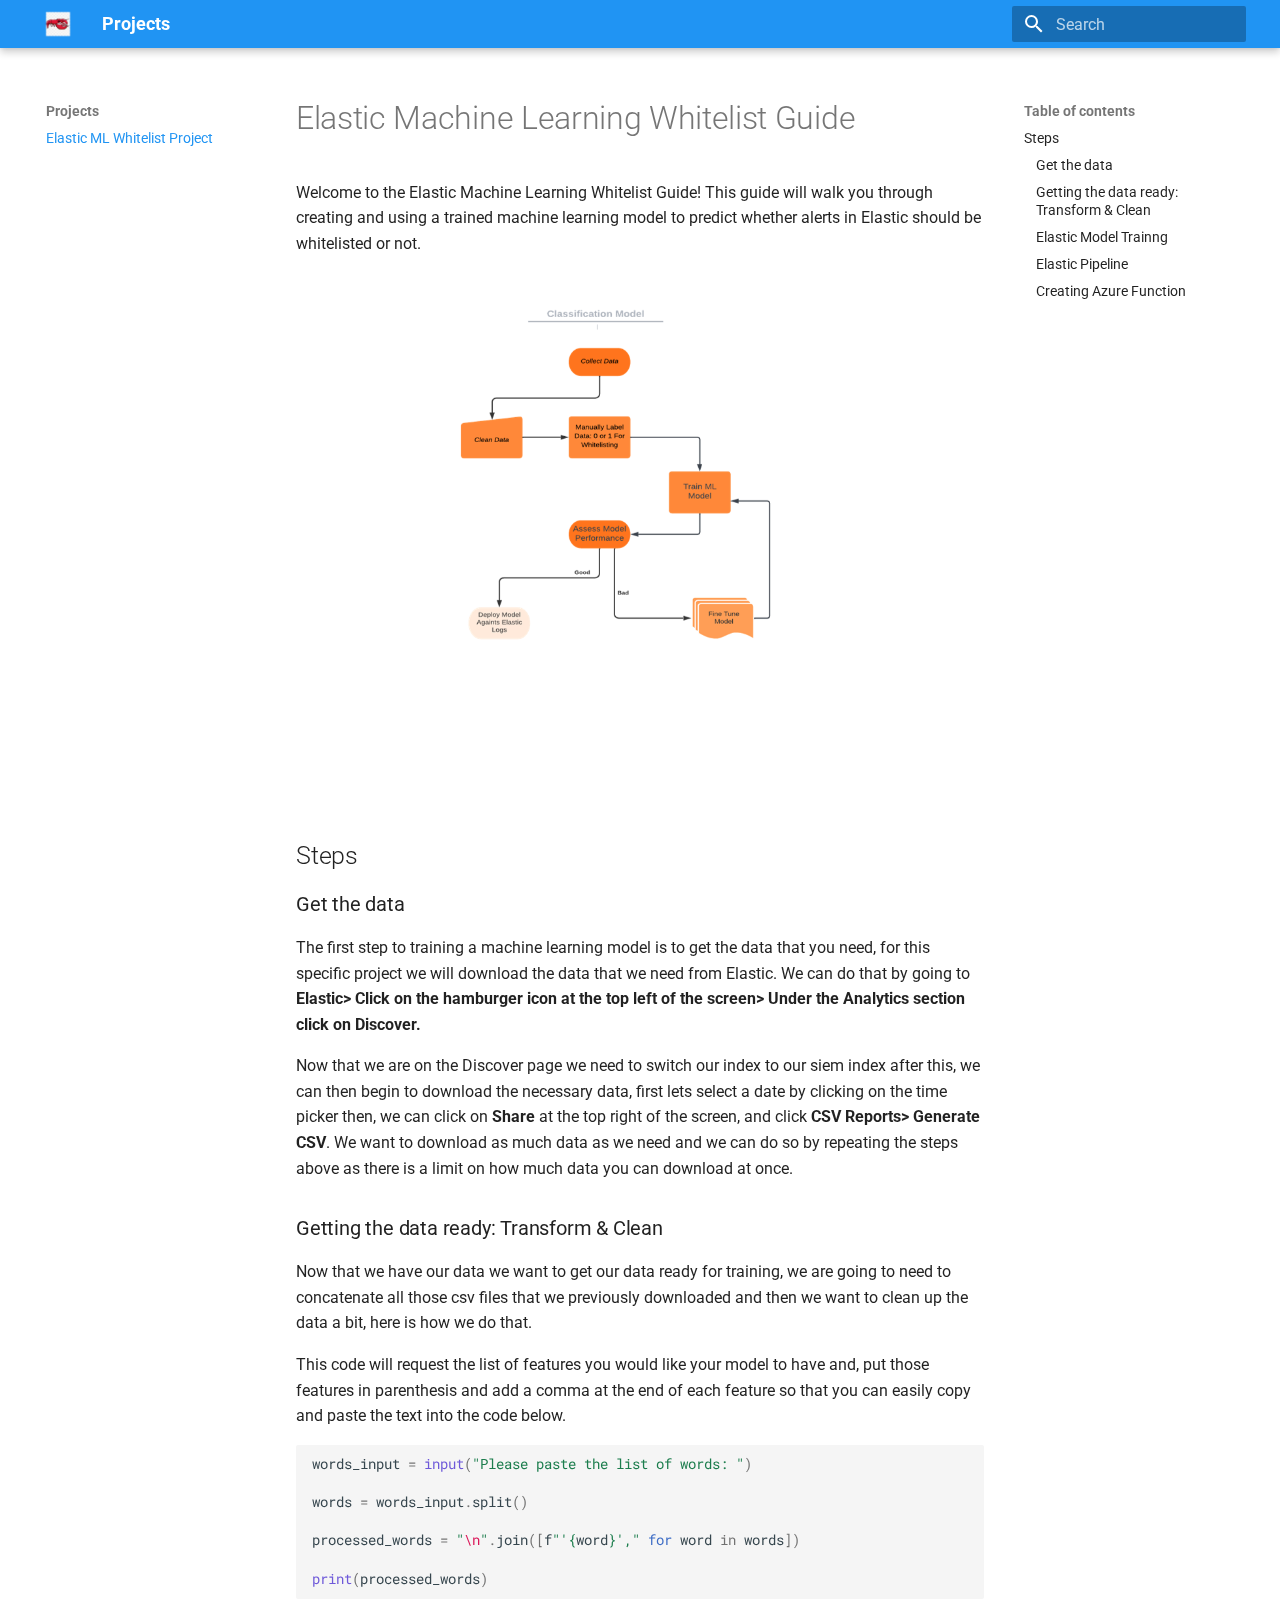
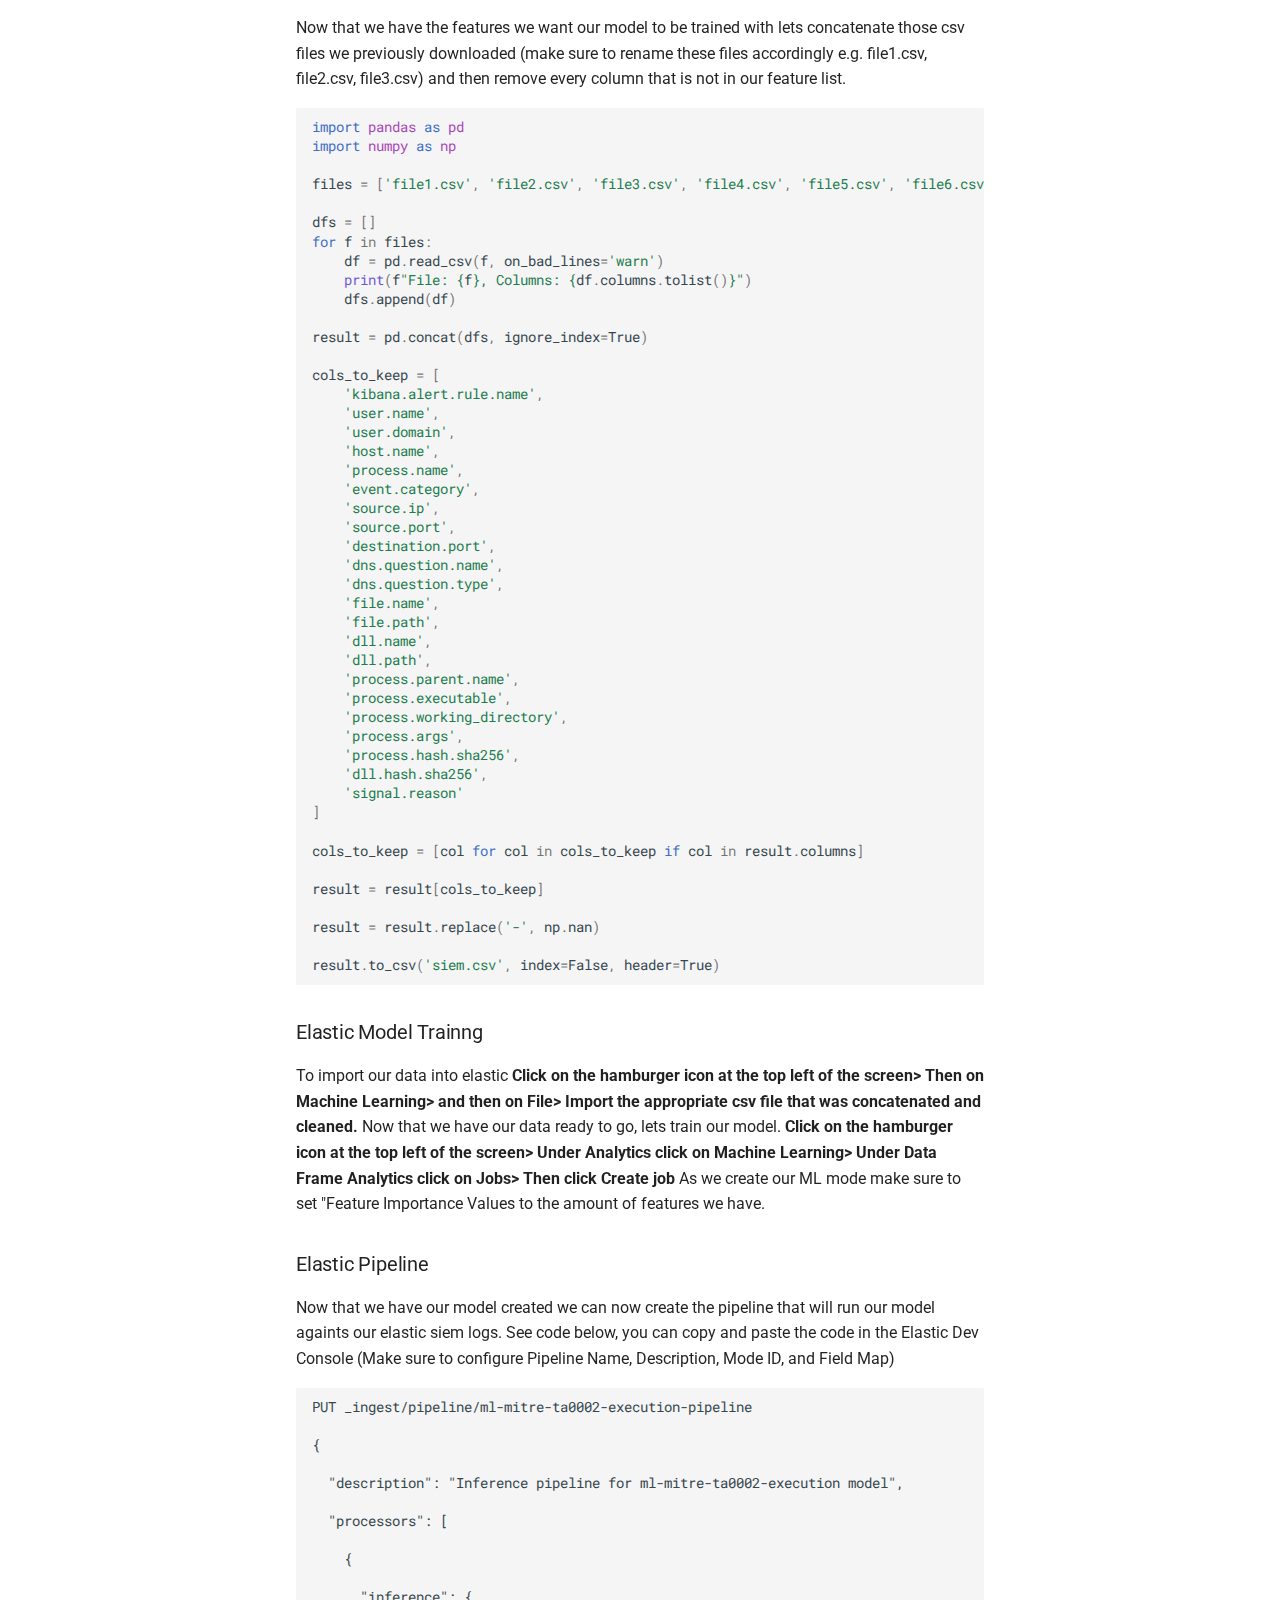
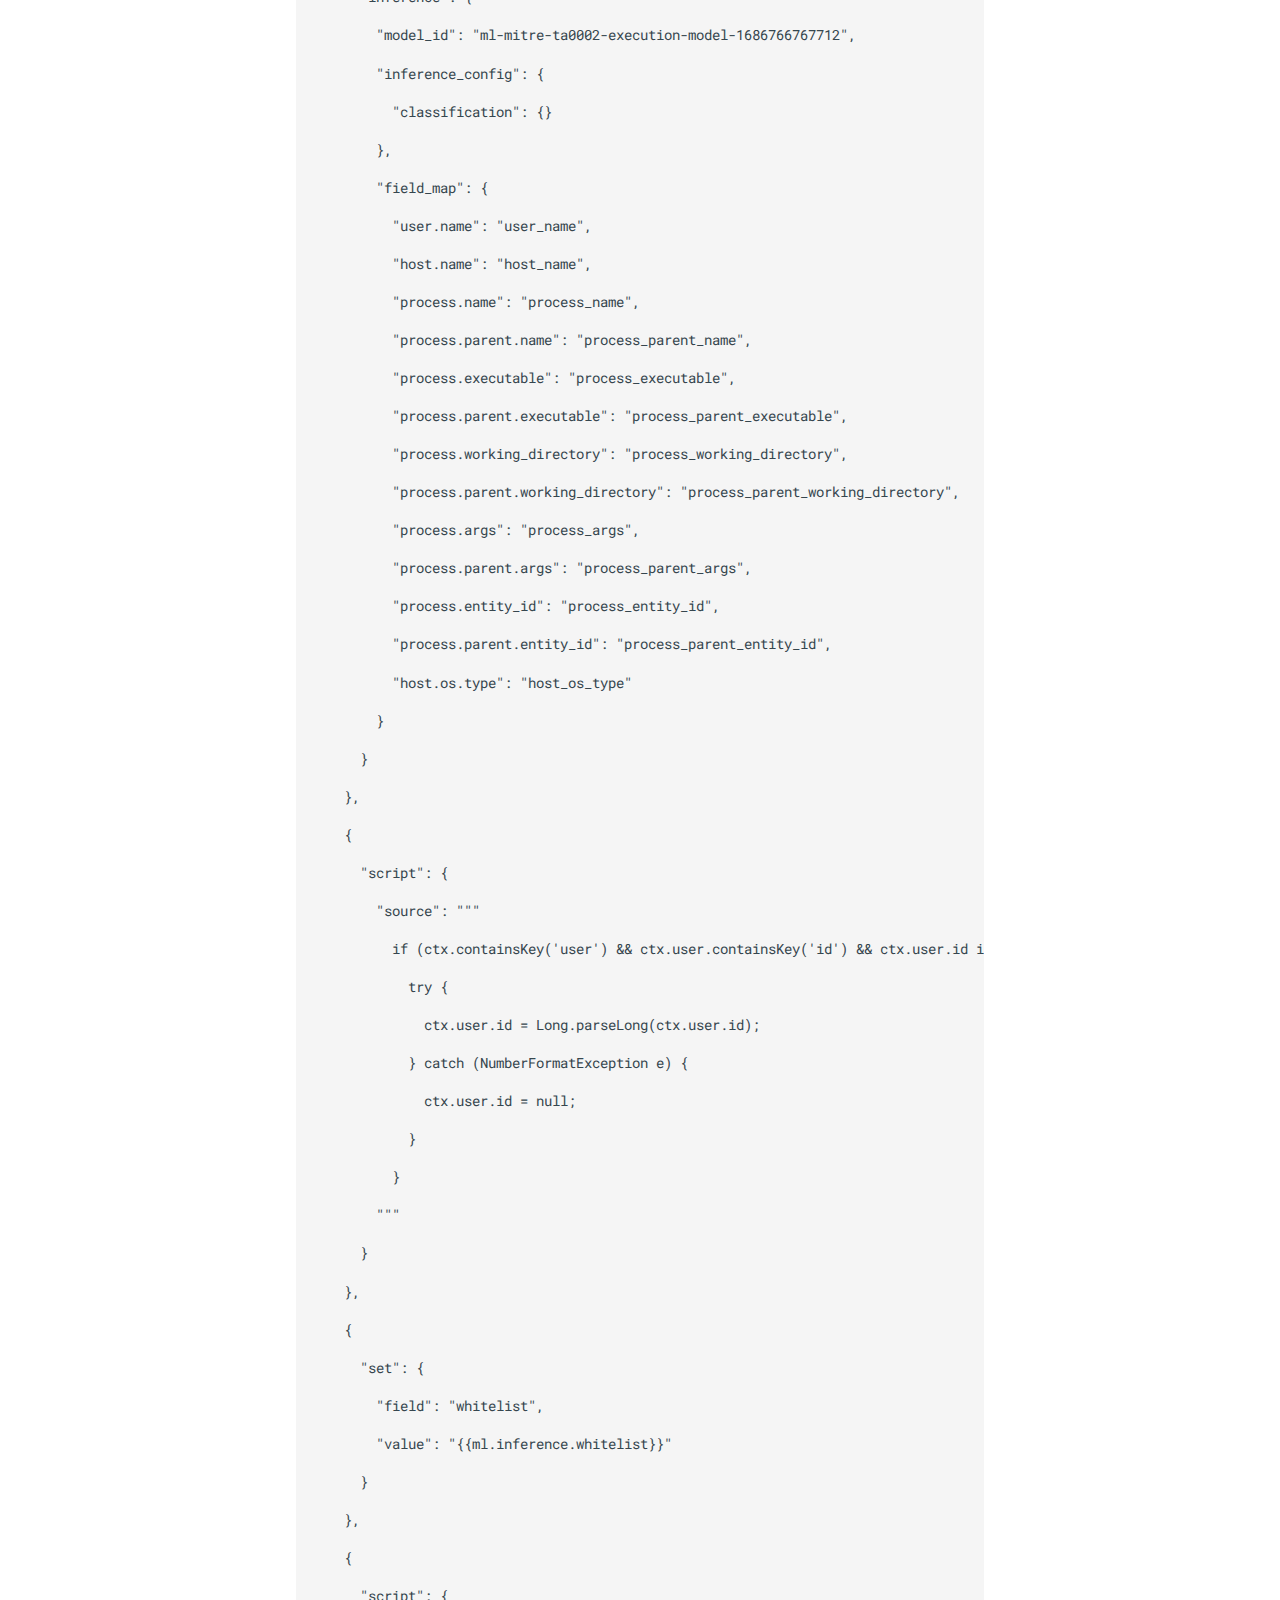
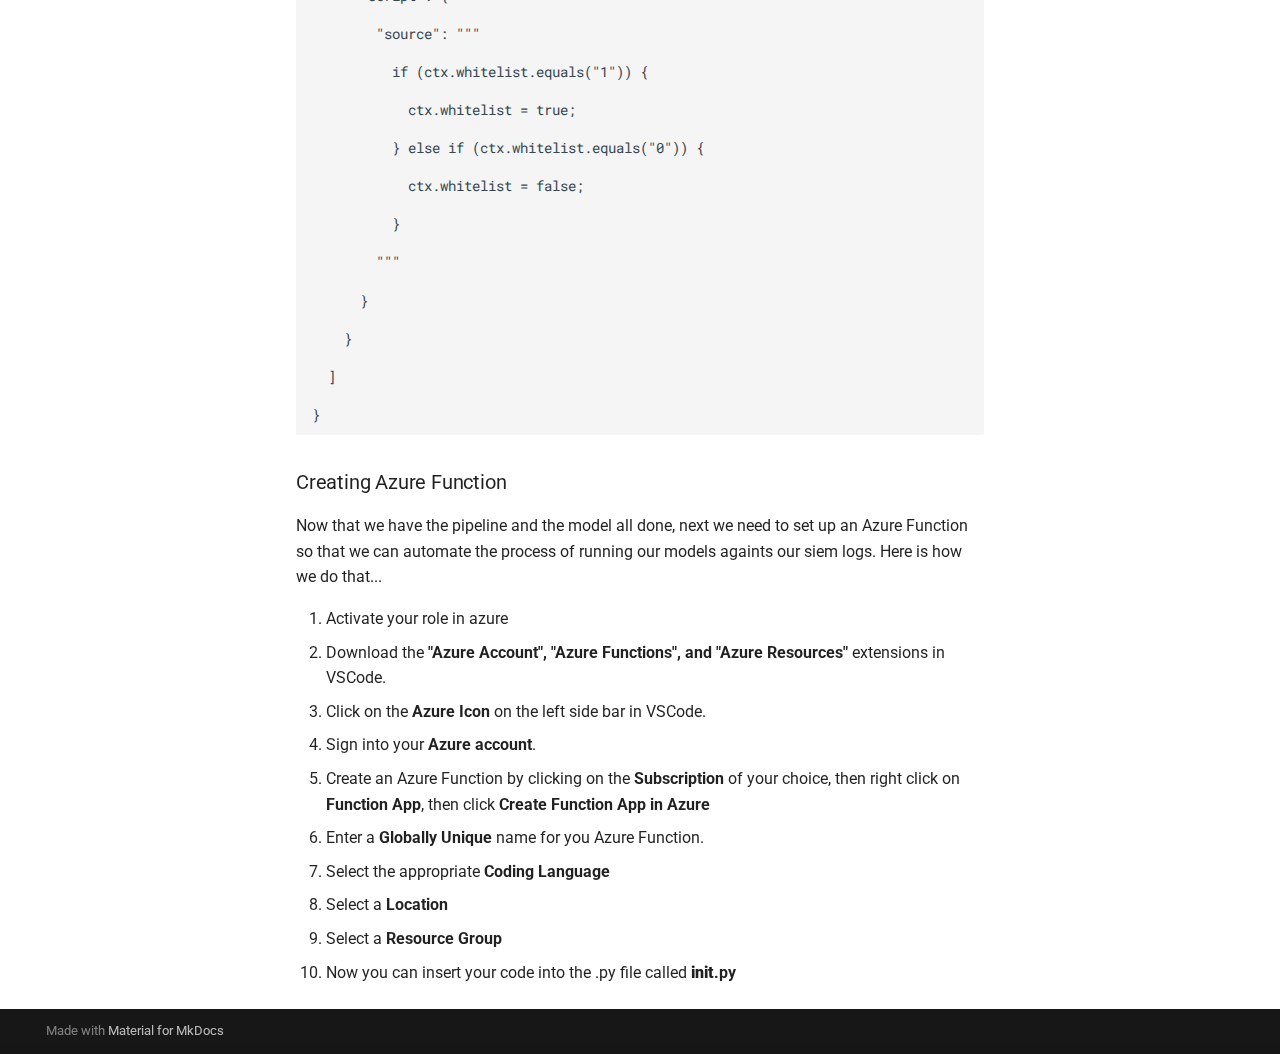
<file: index.html>
<!doctype html>
<html lang="en" class="no-js">
  <head>
    
      <meta charset="utf-8">
      <meta name="viewport" content="width=device-width,initial-scale=1">
      
      
      
      
      
      <link rel="icon" href="assets/images/favicon.png">
      <meta name="generator" content="mkdocs-1.4.2, mkdocs-material-9.1.8">
    
    
      
        <title>Projects</title>
      
    
    
      <link rel="stylesheet" href="assets/stylesheets/main.ded33207.min.css">
      
        
        <link rel="stylesheet" href="assets/stylesheets/palette.a0c5b2b5.min.css">
      
      

    
    
    
      
        
        
        <link rel="preconnect" href="https://fonts.gstatic.com" crossorigin>
        <link rel="stylesheet" href="https://fonts.googleapis.com/css?family=Roboto:300,300i,400,400i,700,700i%7CRoboto+Mono:400,400i,700,700i&display=fallback">
        <style>:root{--md-text-font:"Roboto";--md-code-font:"Roboto Mono"}</style>
      
    
    
      <link rel="stylesheet" href="stylesheets/extra.css">
    
    <script>__md_scope=new URL(".",location),__md_hash=e=>[...e].reduce((e,_)=>(e<<5)-e+_.charCodeAt(0),0),__md_get=(e,_=localStorage,t=__md_scope)=>JSON.parse(_.getItem(t.pathname+"."+e)),__md_set=(e,_,t=localStorage,a=__md_scope)=>{try{t.setItem(a.pathname+"."+e,JSON.stringify(_))}catch(e){}}</script>
    
      

    
    
    
  </head>
  
  
    
    
    
    
    
    <body dir="ltr" data-md-color-scheme="default" data-md-color-primary="blue" data-md-color-accent="light-blue">
  
    
    
    <input class="md-toggle" data-md-toggle="drawer" type="checkbox" id="__drawer" autocomplete="off">
    <input class="md-toggle" data-md-toggle="search" type="checkbox" id="__search" autocomplete="off">
    <label class="md-overlay" for="__drawer"></label>
    <div data-md-component="skip">
      
        
        <a href="#elastic-machine-learning-whitelist-guide" class="md-skip">
          Skip to content
        </a>
      
    </div>
    <div data-md-component="announce">
      
    </div>
    
    
      

  

<header class="md-header md-header--shadow" data-md-component="header">
  <nav class="md-header__inner md-grid" aria-label="Header">
    <a href="." title="Projects" class="md-header__button md-logo" aria-label="Projects" data-md-component="logo">
      
  <img src="images/redlobster.png" alt="logo">

    </a>
    <label class="md-header__button md-icon" for="__drawer">
      <svg xmlns="http://www.w3.org/2000/svg" viewBox="0 0 24 24"><path d="M3 6h18v2H3V6m0 5h18v2H3v-2m0 5h18v2H3v-2Z"/></svg>
    </label>
    <div class="md-header__title" data-md-component="header-title">
      <div class="md-header__ellipsis">
        <div class="md-header__topic">
          <span class="md-ellipsis">
            Projects
          </span>
        </div>
        <div class="md-header__topic" data-md-component="header-topic">
          <span class="md-ellipsis">
            
              Elastic ML Whitelist Project
            
          </span>
        </div>
      </div>
    </div>
    
      
    
    
    
      <label class="md-header__button md-icon" for="__search">
        <svg xmlns="http://www.w3.org/2000/svg" viewBox="0 0 24 24"><path d="M9.5 3A6.5 6.5 0 0 1 16 9.5c0 1.61-.59 3.09-1.56 4.23l.27.27h.79l5 5-1.5 1.5-5-5v-.79l-.27-.27A6.516 6.516 0 0 1 9.5 16 6.5 6.5 0 0 1 3 9.5 6.5 6.5 0 0 1 9.5 3m0 2C7 5 5 7 5 9.5S7 14 9.5 14 14 12 14 9.5 12 5 9.5 5Z"/></svg>
      </label>
      <div class="md-search" data-md-component="search" role="dialog">
  <label class="md-search__overlay" for="__search"></label>
  <div class="md-search__inner" role="search">
    <form class="md-search__form" name="search">
      <input type="text" class="md-search__input" name="query" aria-label="Search" placeholder="Search" autocapitalize="off" autocorrect="off" autocomplete="off" spellcheck="false" data-md-component="search-query" required>
      <label class="md-search__icon md-icon" for="__search">
        <svg xmlns="http://www.w3.org/2000/svg" viewBox="0 0 24 24"><path d="M9.5 3A6.5 6.5 0 0 1 16 9.5c0 1.61-.59 3.09-1.56 4.23l.27.27h.79l5 5-1.5 1.5-5-5v-.79l-.27-.27A6.516 6.516 0 0 1 9.5 16 6.5 6.5 0 0 1 3 9.5 6.5 6.5 0 0 1 9.5 3m0 2C7 5 5 7 5 9.5S7 14 9.5 14 14 12 14 9.5 12 5 9.5 5Z"/></svg>
        <svg xmlns="http://www.w3.org/2000/svg" viewBox="0 0 24 24"><path d="M20 11v2H8l5.5 5.5-1.42 1.42L4.16 12l7.92-7.92L13.5 5.5 8 11h12Z"/></svg>
      </label>
      <nav class="md-search__options" aria-label="Search">
        
        <button type="reset" class="md-search__icon md-icon" title="Clear" aria-label="Clear" tabindex="-1">
          <svg xmlns="http://www.w3.org/2000/svg" viewBox="0 0 24 24"><path d="M19 6.41 17.59 5 12 10.59 6.41 5 5 6.41 10.59 12 5 17.59 6.41 19 12 13.41 17.59 19 19 17.59 13.41 12 19 6.41Z"/></svg>
        </button>
      </nav>
      
    </form>
    <div class="md-search__output">
      <div class="md-search__scrollwrap" data-md-scrollfix>
        <div class="md-search-result" data-md-component="search-result">
          <div class="md-search-result__meta">
            Initializing search
          </div>
          <ol class="md-search-result__list" role="presentation"></ol>
        </div>
      </div>
    </div>
  </div>
</div>
    
    
  </nav>
  
</header>
    
    <div class="md-container" data-md-component="container">
      
      
        
          
        
      
      <main class="md-main" data-md-component="main">
        <div class="md-main__inner md-grid">
          
            
              
              <div class="md-sidebar md-sidebar--primary" data-md-component="sidebar" data-md-type="navigation" >
                <div class="md-sidebar__scrollwrap">
                  <div class="md-sidebar__inner">
                    


<nav class="md-nav md-nav--primary" aria-label="Navigation" data-md-level="0">
  <label class="md-nav__title" for="__drawer">
    <a href="." title="Projects" class="md-nav__button md-logo" aria-label="Projects" data-md-component="logo">
      
  <img src="images/redlobster.png" alt="logo">

    </a>
    Projects
  </label>
  
  <ul class="md-nav__list" data-md-scrollfix>
    
      
      
      

  
  
    
  
  
    <li class="md-nav__item md-nav__item--active">
      
      <input class="md-nav__toggle md-toggle" type="checkbox" id="__toc">
      
      
        
      
      
        <label class="md-nav__link md-nav__link--active" for="__toc">
          Elastic ML Whitelist Project
          <span class="md-nav__icon md-icon"></span>
        </label>
      
      <a href="." class="md-nav__link md-nav__link--active">
        Elastic ML Whitelist Project
      </a>
      
        

<nav class="md-nav md-nav--secondary" aria-label="Table of contents">
  
  
  
    
  
  
    <label class="md-nav__title" for="__toc">
      <span class="md-nav__icon md-icon"></span>
      Table of contents
    </label>
    <ul class="md-nav__list" data-md-component="toc" data-md-scrollfix>
      
        <li class="md-nav__item">
  <a href="#steps" class="md-nav__link">
    Steps
  </a>
  
    <nav class="md-nav" aria-label="Steps">
      <ul class="md-nav__list">
        
          <li class="md-nav__item">
  <a href="#get-the-data" class="md-nav__link">
    Get the data
  </a>
  
</li>
        
          <li class="md-nav__item">
  <a href="#getting-the-data-ready-transform-clean" class="md-nav__link">
    Getting the data ready: Transform &amp; Clean
  </a>
  
</li>
        
          <li class="md-nav__item">
  <a href="#elastic-model-trainng" class="md-nav__link">
    Elastic Model Trainng
  </a>
  
</li>
        
          <li class="md-nav__item">
  <a href="#elastic-pipeline" class="md-nav__link">
    Elastic Pipeline
  </a>
  
</li>
        
          <li class="md-nav__item">
  <a href="#creating-azure-function" class="md-nav__link">
    Creating Azure Function
  </a>
  
</li>
        
      </ul>
    </nav>
  
</li>
      
    </ul>
  
</nav>
      
    </li>
  

    
  </ul>
</nav>
                  </div>
                </div>
              </div>
            
            
              
              <div class="md-sidebar md-sidebar--secondary" data-md-component="sidebar" data-md-type="toc" >
                <div class="md-sidebar__scrollwrap">
                  <div class="md-sidebar__inner">
                    

<nav class="md-nav md-nav--secondary" aria-label="Table of contents">
  
  
  
    
  
  
    <label class="md-nav__title" for="__toc">
      <span class="md-nav__icon md-icon"></span>
      Table of contents
    </label>
    <ul class="md-nav__list" data-md-component="toc" data-md-scrollfix>
      
        <li class="md-nav__item">
  <a href="#steps" class="md-nav__link">
    Steps
  </a>
  
    <nav class="md-nav" aria-label="Steps">
      <ul class="md-nav__list">
        
          <li class="md-nav__item">
  <a href="#get-the-data" class="md-nav__link">
    Get the data
  </a>
  
</li>
        
          <li class="md-nav__item">
  <a href="#getting-the-data-ready-transform-clean" class="md-nav__link">
    Getting the data ready: Transform &amp; Clean
  </a>
  
</li>
        
          <li class="md-nav__item">
  <a href="#elastic-model-trainng" class="md-nav__link">
    Elastic Model Trainng
  </a>
  
</li>
        
          <li class="md-nav__item">
  <a href="#elastic-pipeline" class="md-nav__link">
    Elastic Pipeline
  </a>
  
</li>
        
          <li class="md-nav__item">
  <a href="#creating-azure-function" class="md-nav__link">
    Creating Azure Function
  </a>
  
</li>
        
      </ul>
    </nav>
  
</li>
      
    </ul>
  
</nav>
                  </div>
                </div>
              </div>
            
          
          
            <div class="md-content" data-md-component="content">
              <article class="md-content__inner md-typeset">
                
                  


<h1 id="elastic-machine-learning-whitelist-guide">Elastic Machine Learning Whitelist Guide</h1>
<p>Welcome to the Elastic Machine Learning Whitelist Guide! This guide will walk you through creating and using a trained machine learning model to predict whether alerts in Elastic should be whitelisted or not.</p>
<p><img alt="Machine Learning" src="images/Elastic%20Rule%20Exception%20Machine%20Learning%20Model%20Workflow%20%283%29.png" /></p>
<h2 id="steps">Steps</h2>
<h3 id="get-the-data">Get the data</h3>
<p>The first step to training a machine learning model is to get the data that you need, for this specific project we will download the data that we need from Elastic. We can do that by going to <strong>Elastic&gt; Click on the hamburger icon at the top left of the screen&gt; Under the Analytics section click on Discover.</strong></p>
<p>Now that we are on the Discover page we need to switch our index to our siem index after this, we can then begin to download the necessary data, first lets select a date by clicking on the time picker then, we can click on <strong>Share</strong> at the top right of the screen, and click <strong>CSV Reports&gt; Generate CSV</strong>. We want to download as much data as we need and we can do so by repeating the steps above as there is a limit on how much data you can download at once.</p>
<h3 id="getting-the-data-ready-transform-clean">Getting the data ready: Transform &amp; Clean</h3>
<p>Now that we have our data we want to get our data ready for training, we are going to need to concatenate all those csv files that we previously downloaded and then we want to clean up the data a bit, here is how we do that.</p>
<p>This code will request the list of features you would like your model to have and, put those features in parenthesis and add a comma at the end of each feature so that you can easily copy and paste the text into the code below.
<div class="highlight"><pre><span></span><code><span class="n">words_input</span> <span class="o">=</span> <span class="nb">input</span><span class="p">(</span><span class="s2">&quot;Please paste the list of words: &quot;</span><span class="p">)</span>

<span class="n">words</span> <span class="o">=</span> <span class="n">words_input</span><span class="o">.</span><span class="n">split</span><span class="p">()</span>

<span class="n">processed_words</span> <span class="o">=</span> <span class="s2">&quot;</span><span class="se">\n</span><span class="s2">&quot;</span><span class="o">.</span><span class="n">join</span><span class="p">([</span><span class="sa">f</span><span class="s2">&quot;&#39;</span><span class="si">{</span><span class="n">word</span><span class="si">}</span><span class="s2">&#39;,&quot;</span> <span class="k">for</span> <span class="n">word</span> <span class="ow">in</span> <span class="n">words</span><span class="p">])</span>

<span class="nb">print</span><span class="p">(</span><span class="n">processed_words</span><span class="p">)</span>
</code></pre></div>
Now that we have the features we want our model to be trained with lets concatenate those csv files we previously downloaded (make sure to rename these files accordingly e.g. file1.csv, file2.csv, file3.csv) and then remove every column that is not in our feature list.</p>
<div class="highlight"><pre><span></span><code><span class="kn">import</span> <span class="nn">pandas</span> <span class="k">as</span> <span class="nn">pd</span>
<span class="kn">import</span> <span class="nn">numpy</span> <span class="k">as</span> <span class="nn">np</span>

<span class="n">files</span> <span class="o">=</span> <span class="p">[</span><span class="s1">&#39;file1.csv&#39;</span><span class="p">,</span> <span class="s1">&#39;file2.csv&#39;</span><span class="p">,</span> <span class="s1">&#39;file3.csv&#39;</span><span class="p">,</span> <span class="s1">&#39;file4.csv&#39;</span><span class="p">,</span> <span class="s1">&#39;file5.csv&#39;</span><span class="p">,</span> <span class="s1">&#39;file6.csv&#39;</span><span class="p">,</span> <span class="s1">&#39;file7.csv&#39;</span><span class="p">,</span> <span class="s1">&#39;file8.csv&#39;</span><span class="p">]</span>

<span class="n">dfs</span> <span class="o">=</span> <span class="p">[]</span>
<span class="k">for</span> <span class="n">f</span> <span class="ow">in</span> <span class="n">files</span><span class="p">:</span>
    <span class="n">df</span> <span class="o">=</span> <span class="n">pd</span><span class="o">.</span><span class="n">read_csv</span><span class="p">(</span><span class="n">f</span><span class="p">,</span> <span class="n">on_bad_lines</span><span class="o">=</span><span class="s1">&#39;warn&#39;</span><span class="p">)</span>
    <span class="nb">print</span><span class="p">(</span><span class="sa">f</span><span class="s2">&quot;File: </span><span class="si">{</span><span class="n">f</span><span class="si">}</span><span class="s2">, Columns: </span><span class="si">{</span><span class="n">df</span><span class="o">.</span><span class="n">columns</span><span class="o">.</span><span class="n">tolist</span><span class="p">()</span><span class="si">}</span><span class="s2">&quot;</span><span class="p">)</span>
    <span class="n">dfs</span><span class="o">.</span><span class="n">append</span><span class="p">(</span><span class="n">df</span><span class="p">)</span>

<span class="n">result</span> <span class="o">=</span> <span class="n">pd</span><span class="o">.</span><span class="n">concat</span><span class="p">(</span><span class="n">dfs</span><span class="p">,</span> <span class="n">ignore_index</span><span class="o">=</span><span class="kc">True</span><span class="p">)</span>

<span class="n">cols_to_keep</span> <span class="o">=</span> <span class="p">[</span>
    <span class="s1">&#39;kibana.alert.rule.name&#39;</span><span class="p">,</span>
    <span class="s1">&#39;user.name&#39;</span><span class="p">,</span>
    <span class="s1">&#39;user.domain&#39;</span><span class="p">,</span>
    <span class="s1">&#39;host.name&#39;</span><span class="p">,</span>
    <span class="s1">&#39;process.name&#39;</span><span class="p">,</span>
    <span class="s1">&#39;event.category&#39;</span><span class="p">,</span>
    <span class="s1">&#39;source.ip&#39;</span><span class="p">,</span>
    <span class="s1">&#39;source.port&#39;</span><span class="p">,</span>
    <span class="s1">&#39;destination.port&#39;</span><span class="p">,</span>
    <span class="s1">&#39;dns.question.name&#39;</span><span class="p">,</span>
    <span class="s1">&#39;dns.question.type&#39;</span><span class="p">,</span>
    <span class="s1">&#39;file.name&#39;</span><span class="p">,</span>
    <span class="s1">&#39;file.path&#39;</span><span class="p">,</span>
    <span class="s1">&#39;dll.name&#39;</span><span class="p">,</span>
    <span class="s1">&#39;dll.path&#39;</span><span class="p">,</span>
    <span class="s1">&#39;process.parent.name&#39;</span><span class="p">,</span>
    <span class="s1">&#39;process.executable&#39;</span><span class="p">,</span>
    <span class="s1">&#39;process.working_directory&#39;</span><span class="p">,</span>
    <span class="s1">&#39;process.args&#39;</span><span class="p">,</span>
    <span class="s1">&#39;process.hash.sha256&#39;</span><span class="p">,</span>
    <span class="s1">&#39;dll.hash.sha256&#39;</span><span class="p">,</span>
    <span class="s1">&#39;signal.reason&#39;</span>
<span class="p">]</span>

<span class="n">cols_to_keep</span> <span class="o">=</span> <span class="p">[</span><span class="n">col</span> <span class="k">for</span> <span class="n">col</span> <span class="ow">in</span> <span class="n">cols_to_keep</span> <span class="k">if</span> <span class="n">col</span> <span class="ow">in</span> <span class="n">result</span><span class="o">.</span><span class="n">columns</span><span class="p">]</span>

<span class="n">result</span> <span class="o">=</span> <span class="n">result</span><span class="p">[</span><span class="n">cols_to_keep</span><span class="p">]</span>

<span class="n">result</span> <span class="o">=</span> <span class="n">result</span><span class="o">.</span><span class="n">replace</span><span class="p">(</span><span class="s1">&#39;-&#39;</span><span class="p">,</span> <span class="n">np</span><span class="o">.</span><span class="n">nan</span><span class="p">)</span>

<span class="n">result</span><span class="o">.</span><span class="n">to_csv</span><span class="p">(</span><span class="s1">&#39;siem.csv&#39;</span><span class="p">,</span> <span class="n">index</span><span class="o">=</span><span class="kc">False</span><span class="p">,</span> <span class="n">header</span><span class="o">=</span><span class="kc">True</span><span class="p">)</span>
</code></pre></div>
<h3 id="elastic-model-trainng">Elastic Model Trainng</h3>
<p>To import our data into elastic <strong>Click on the hamburger icon at the top left of the screen&gt; Then on Machine Learning&gt; and then on File&gt; Import the appropriate csv file that was concatenated and cleaned.</strong> Now that we have our data ready to go, lets train our model. <strong>Click on the hamburger icon at the top left of the screen&gt; Under Analytics click on Machine Learning&gt; Under Data Frame Analytics click on Jobs&gt; Then click Create job</strong> As we create our ML mode make sure to set "Feature Importance Values to the amount of features we have.</p>
<h3 id="elastic-pipeline">Elastic Pipeline</h3>
<p>Now that we have our model created we can now create the pipeline that will run our model againts our elastic siem logs. See code below, you can copy and paste the code in the Elastic Dev Console (Make sure to configure Pipeline Name, Description, Mode ID, and Field Map)</p>
<div class="highlight"><pre><span></span><code>PUT _ingest/pipeline/ml-mitre-ta0002-execution-pipeline 

{ 

  &quot;description&quot;: &quot;Inference pipeline for ml-mitre-ta0002-execution model&quot;, 

  &quot;processors&quot;: [ 

    { 

      &quot;inference&quot;: { 

        &quot;model_id&quot;: &quot;ml-mitre-ta0002-execution-model-1686766767712&quot;, 

        &quot;inference_config&quot;: { 

          &quot;classification&quot;: {} 

        }, 

        &quot;field_map&quot;: { 

          &quot;user.name&quot;: &quot;user_name&quot;, 

          &quot;host.name&quot;: &quot;host_name&quot;, 

          &quot;process.name&quot;: &quot;process_name&quot;, 

          &quot;process.parent.name&quot;: &quot;process_parent_name&quot;, 

          &quot;process.executable&quot;: &quot;process_executable&quot;, 

          &quot;process.parent.executable&quot;: &quot;process_parent_executable&quot;, 

          &quot;process.working_directory&quot;: &quot;process_working_directory&quot;, 

          &quot;process.parent.working_directory&quot;: &quot;process_parent_working_directory&quot;, 

          &quot;process.args&quot;: &quot;process_args&quot;, 

          &quot;process.parent.args&quot;: &quot;process_parent_args&quot;, 

          &quot;process.entity_id&quot;: &quot;process_entity_id&quot;, 

          &quot;process.parent.entity_id&quot;: &quot;process_parent_entity_id&quot;, 

          &quot;host.os.type&quot;: &quot;host_os_type&quot; 

        } 

      } 

    }, 

    { 

      &quot;script&quot;: { 

        &quot;source&quot;: &quot;&quot;&quot; 

          if (ctx.containsKey(&#39;user&#39;) &amp;&amp; ctx.user.containsKey(&#39;id&#39;) &amp;&amp; ctx.user.id instanceof String) { 

            try { 

              ctx.user.id = Long.parseLong(ctx.user.id); 

            } catch (NumberFormatException e) { 

              ctx.user.id = null; 

            } 

          } 

        &quot;&quot;&quot; 

      } 

    }, 

    { 

      &quot;set&quot;: { 

        &quot;field&quot;: &quot;whitelist&quot;, 

        &quot;value&quot;: &quot;{{ml.inference.whitelist}}&quot; 

      } 

    }, 

    { 

      &quot;script&quot;: { 

        &quot;source&quot;: &quot;&quot;&quot; 

          if (ctx.whitelist.equals(&quot;1&quot;)) { 

            ctx.whitelist = true; 

          } else if (ctx.whitelist.equals(&quot;0&quot;)) { 

            ctx.whitelist = false; 

          } 

        &quot;&quot;&quot; 

      } 

    } 

  ] 

} 
</code></pre></div>
<h3 id="creating-azure-function">Creating Azure Function</h3>
<p>Now that we have the pipeline and the model all done, next we need to set up an Azure Function so that we can automate the process of running our models againts our siem logs. Here is how we do that...</p>
<ol>
<li>Activate your role in azure</li>
<li>Download the <strong>"Azure Account", "Azure Functions", and "Azure Resources"</strong> extensions in VSCode.</li>
<li>Click on the <strong>Azure Icon</strong> on the left side bar in VSCode.</li>
<li>Sign into your <strong>Azure account</strong>.</li>
<li>Create an Azure Function by clicking on the <strong>Subscription</strong> of your choice, then right click on <strong>Function App</strong>, then click <strong>Create Function App in Azure</strong></li>
<li>Enter a <strong>Globally Unique</strong> name for you Azure Function.</li>
<li>Select the appropriate <strong>Coding Language</strong></li>
<li>Select a <strong>Location</strong></li>
<li>Select a <strong>Resource Group</strong></li>
<li>Now you can insert your code into the .py file called <strong><strong>init</strong>.py</strong></li>
</ol>





                
              </article>
            </div>
          
          
        </div>
        
      </main>
      
        <footer class="md-footer">
  
  <div class="md-footer-meta md-typeset">
    <div class="md-footer-meta__inner md-grid">
      <div class="md-copyright">
  
  
    Made with
    <a href="https://squidfunk.github.io/mkdocs-material/" target="_blank" rel="noopener">
      Material for MkDocs
    </a>
  
</div>
      
    </div>
  </div>
</footer>
      
    </div>
    <div class="md-dialog" data-md-component="dialog">
      <div class="md-dialog__inner md-typeset"></div>
    </div>
    
    <script id="__config" type="application/json">{"base": ".", "features": [], "search": "assets/javascripts/workers/search.208ed371.min.js", "translations": {"clipboard.copied": "Copied to clipboard", "clipboard.copy": "Copy to clipboard", "search.result.more.one": "1 more on this page", "search.result.more.other": "# more on this page", "search.result.none": "No matching documents", "search.result.one": "1 matching document", "search.result.other": "# matching documents", "search.result.placeholder": "Type to start searching", "search.result.term.missing": "Missing", "select.version": "Select version"}}</script>
    
    
      <script src="assets/javascripts/bundle.51198bba.min.js"></script>
      
    
  </body>
</html>
</file>
<file: stylesheets/extra.css>
body {
    font-family: 'Roboto', sans-serif;
  }
  
  code {
    font-family: 'Roboto Mono', monospace;
  }
  
  blockquote {
    border-left-color: var(--md-color-primary);
    color: var(--md-color-primary);
  }
  
  p, h1, h2, h3, h4, h5, h6 {
    color: var(--md-color-primary);
  }
</file>
<file: assets/stylesheets/main.ded33207.min.css>
@charset "UTF-8";html{-webkit-text-size-adjust:none;-moz-text-size-adjust:none;text-size-adjust:none;box-sizing:border-box}*,:after,:before{box-sizing:inherit}@media (prefers-reduced-motion){*,:after,:before{transition:none!important}}body{margin:0}a,button,input,label{-webkit-tap-highlight-color:transparent}a{color:inherit;text-decoration:none}hr{border:0;box-sizing:initial;display:block;height:.05rem;overflow:visible;padding:0}small{font-size:80%}sub,sup{line-height:1em}img{border-style:none}table{border-collapse:initial;border-spacing:0}td,th{font-weight:400;vertical-align:top}button{background:#0000;border:0;font-family:inherit;font-size:inherit;margin:0;padding:0}input{border:0;outline:none}:root{--md-primary-fg-color:#4051b5;--md-primary-fg-color--light:#5d6cc0;--md-primary-fg-color--dark:#303fa1;--md-primary-bg-color:#fff;--md-primary-bg-color--light:#ffffffb3;--md-accent-fg-color:#526cfe;--md-accent-fg-color--transparent:#526cfe1a;--md-accent-bg-color:#fff;--md-accent-bg-color--light:#ffffffb3}:root,[data-md-color-scheme=default]{--md-default-fg-color:#000000de;--md-default-fg-color--light:#0000008a;--md-default-fg-color--lighter:#00000052;--md-default-fg-color--lightest:#00000012;--md-default-bg-color:#fff;--md-default-bg-color--light:#ffffffb3;--md-default-bg-color--lighter:#ffffff4d;--md-default-bg-color--lightest:#ffffff1f;--md-code-fg-color:#36464e;--md-code-bg-color:#f5f5f5;--md-code-hl-color:#ffff0080;--md-code-hl-number-color:#d52a2a;--md-code-hl-special-color:#db1457;--md-code-hl-function-color:#a846b9;--md-code-hl-constant-color:#6e59d9;--md-code-hl-keyword-color:#3f6ec6;--md-code-hl-string-color:#1c7d4d;--md-code-hl-name-color:var(--md-code-fg-color);--md-code-hl-operator-color:var(--md-default-fg-color--light);--md-code-hl-punctuation-color:var(--md-default-fg-color--light);--md-code-hl-comment-color:var(--md-default-fg-color--light);--md-code-hl-generic-color:var(--md-default-fg-color--light);--md-code-hl-variable-color:var(--md-default-fg-color--light);--md-typeset-color:var(--md-default-fg-color);--md-typeset-a-color:var(--md-primary-fg-color);--md-typeset-mark-color:#ffff0080;--md-typeset-del-color:#f5503d26;--md-typeset-ins-color:#0bd57026;--md-typeset-kbd-color:#fafafa;--md-typeset-kbd-accent-color:#fff;--md-typeset-kbd-border-color:#b8b8b8;--md-typeset-table-color:#0000001f;--md-typeset-table-color--light:rgba(0,0,0,.035);--md-admonition-fg-color:var(--md-default-fg-color);--md-admonition-bg-color:var(--md-default-bg-color);--md-warning-fg-color:#000000de;--md-warning-bg-color:#ff9;--md-footer-fg-color:#fff;--md-footer-fg-color--light:#ffffffb3;--md-footer-fg-color--lighter:#ffffff73;--md-footer-bg-color:#000000de;--md-footer-bg-color--dark:#00000052;--md-shadow-z1:0 0.2rem 0.5rem #0000000d,0 0 0.05rem #0000001a;--md-shadow-z2:0 0.2rem 0.5rem #0000001a,0 0 0.05rem #00000040;--md-shadow-z3:0 0.2rem 0.5rem #0003,0 0 0.05rem #00000059}.md-icon svg{fill:currentcolor;display:block;height:1.2rem;width:1.2rem}body{-webkit-font-smoothing:antialiased;-moz-osx-font-smoothing:grayscale;--md-text-font-family:var(--md-text-font,_),-apple-system,BlinkMacSystemFont,Helvetica,Arial,sans-serif;--md-code-font-family:var(--md-code-font,_),SFMono-Regular,Consolas,Menlo,monospace}aside,body,input{font-feature-settings:"kern","liga";color:var(--md-typeset-color);font-family:var(--md-text-font-family)}code,kbd,pre{font-feature-settings:"kern";font-family:var(--md-code-font-family)}:root{--md-typeset-table-sort-icon:url('data:image/svg+xml;charset=utf-8,<svg xmlns="http://www.w3.org/2000/svg" viewBox="0 0 24 24"><path d="m18 21-4-4h3V7h-3l4-4 4 4h-3v10h3M2 19v-2h10v2M2 13v-2h7v2M2 7V5h4v2H2Z"/></svg>');--md-typeset-table-sort-icon--asc:url('data:image/svg+xml;charset=utf-8,<svg xmlns="http://www.w3.org/2000/svg" viewBox="0 0 24 24"><path d="M19 17h3l-4 4-4-4h3V3h2M2 17h10v2H2M6 5v2H2V5m0 6h7v2H2v-2Z"/></svg>');--md-typeset-table-sort-icon--desc:url('data:image/svg+xml;charset=utf-8,<svg xmlns="http://www.w3.org/2000/svg" viewBox="0 0 24 24"><path d="M19 7h3l-4-4-4 4h3v14h2M2 17h10v2H2M6 5v2H2V5m0 6h7v2H2v-2Z"/></svg>')}.md-typeset{-webkit-print-color-adjust:exact;color-adjust:exact;font-size:.8rem;line-height:1.6}@media print{.md-typeset{font-size:.68rem}}.md-typeset blockquote,.md-typeset dl,.md-typeset figure,.md-typeset ol,.md-typeset pre,.md-typeset ul{margin-bottom:1em;margin-top:1em}.md-typeset h1{color:var(--md-default-fg-color--light);font-size:2em;line-height:1.3;margin:0 0 1.25em}.md-typeset h1,.md-typeset h2{font-weight:300;letter-spacing:-.01em}.md-typeset h2{font-size:1.5625em;line-height:1.4;margin:1.6em 0 .64em}.md-typeset h3{font-size:1.25em;font-weight:400;letter-spacing:-.01em;line-height:1.5;margin:1.6em 0 .8em}.md-typeset h2+h3{margin-top:.8em}.md-typeset h4{font-weight:700;letter-spacing:-.01em;margin:1em 0}.md-typeset h5,.md-typeset h6{color:var(--md-default-fg-color--light);font-size:.8em;font-weight:700;letter-spacing:-.01em;margin:1.25em 0}.md-typeset h5{text-transform:uppercase}.md-typeset hr{border-bottom:.05rem solid var(--md-default-fg-color--lightest);display:flow-root;margin:1.5em 0}.md-typeset a{color:var(--md-typeset-a-color);word-break:break-word}.md-typeset a,.md-typeset a:before{transition:color 125ms}.md-typeset a:focus,.md-typeset a:hover{color:var(--md-accent-fg-color)}.md-typeset a:focus code,.md-typeset a:hover code{background-color:var(--md-accent-fg-color--transparent)}.md-typeset a code{color:currentcolor;transition:background-color 125ms}.md-typeset a.focus-visible{outline-color:var(--md-accent-fg-color);outline-offset:.2rem}.md-typeset code,.md-typeset kbd,.md-typeset pre{color:var(--md-code-fg-color);direction:ltr;font-variant-ligatures:none}@media print{.md-typeset code,.md-typeset kbd,.md-typeset pre{white-space:pre-wrap}}.md-typeset code{background-color:var(--md-code-bg-color);border-radius:.1rem;-webkit-box-decoration-break:clone;box-decoration-break:clone;font-size:.85em;padding:0 .2941176471em;word-break:break-word}.md-typeset code:not(.focus-visible){-webkit-tap-highlight-color:transparent;outline:none}.md-typeset pre{display:flow-root;line-height:1.4;position:relative}.md-typeset pre>code{-webkit-box-decoration-break:slice;box-decoration-break:slice;box-shadow:none;display:block;margin:0;outline-color:var(--md-accent-fg-color);overflow:auto;padding:.7720588235em 1.1764705882em;scrollbar-color:var(--md-default-fg-color--lighter) #0000;scrollbar-width:thin;touch-action:auto;word-break:normal}.md-typeset pre>code:hover{scrollbar-color:var(--md-accent-fg-color) #0000}.md-typeset pre>code::-webkit-scrollbar{height:.2rem;width:.2rem}.md-typeset pre>code::-webkit-scrollbar-thumb{background-color:var(--md-default-fg-color--lighter)}.md-typeset pre>code::-webkit-scrollbar-thumb:hover{background-color:var(--md-accent-fg-color)}.md-typeset kbd{background-color:var(--md-typeset-kbd-color);border-radius:.1rem;box-shadow:0 .1rem 0 .05rem var(--md-typeset-kbd-border-color),0 .1rem 0 var(--md-typeset-kbd-border-color),0 -.1rem .2rem var(--md-typeset-kbd-accent-color) inset;color:var(--md-default-fg-color);display:inline-block;font-size:.75em;padding:0 .6666666667em;vertical-align:text-top;word-break:break-word}.md-typeset mark{background-color:var(--md-typeset-mark-color);-webkit-box-decoration-break:clone;box-decoration-break:clone;color:inherit;word-break:break-word}.md-typeset abbr{border-bottom:.05rem dotted var(--md-default-fg-color--light);cursor:help;text-decoration:none}@media (hover:none){.md-typeset abbr[title]:focus:after,.md-typeset abbr[title]:hover:after{background-color:var(--md-default-fg-color);border-radius:.1rem;box-shadow:var(--md-shadow-z3);color:var(--md-default-bg-color);content:attr(title);font-size:.7rem;left:.8rem;margin-top:2em;padding:.2rem .3rem;position:absolute;right:.8rem}}.md-typeset small{opacity:.75}[dir=ltr] .md-typeset sub,[dir=ltr] .md-typeset sup{margin-left:.078125em}[dir=rtl] .md-typeset sub,[dir=rtl] .md-typeset sup{margin-right:.078125em}[dir=ltr] .md-typeset blockquote{padding-left:.6rem}[dir=rtl] .md-typeset blockquote{padding-right:.6rem}[dir=ltr] .md-typeset blockquote{border-left:.2rem solid var(--md-default-fg-color--lighter)}[dir=rtl] .md-typeset blockquote{border-right:.2rem solid var(--md-default-fg-color--lighter)}.md-typeset blockquote{color:var(--md-default-fg-color--light);margin-left:0;margin-right:0}.md-typeset ul{list-style-type:disc}[dir=ltr] .md-typeset ol,[dir=ltr] .md-typeset ul{margin-left:.625em}[dir=rtl] .md-typeset ol,[dir=rtl] .md-typeset ul{margin-right:.625em}.md-typeset ol,.md-typeset ul{padding:0}.md-typeset ol:not([hidden]),.md-typeset ul:not([hidden]){display:flow-root}.md-typeset ol ol,.md-typeset ul ol{list-style-type:lower-alpha}.md-typeset ol ol ol,.md-typeset ul ol ol{list-style-type:lower-roman}[dir=ltr] .md-typeset ol li,[dir=ltr] .md-typeset ul li{margin-left:1.25em}[dir=rtl] .md-typeset ol li,[dir=rtl] .md-typeset ul li{margin-right:1.25em}.md-typeset ol li,.md-typeset ul li{margin-bottom:.5em}.md-typeset ol li blockquote,.md-typeset ol li p,.md-typeset ul li blockquote,.md-typeset ul li p{margin:.5em 0}.md-typeset ol li:last-child,.md-typeset ul li:last-child{margin-bottom:0}[dir=ltr] .md-typeset ol li ol,[dir=ltr] .md-typeset ol li ul,[dir=ltr] .md-typeset ul li ol,[dir=ltr] .md-typeset ul li ul{margin-left:.625em}[dir=rtl] .md-typeset ol li ol,[dir=rtl] .md-typeset ol li ul,[dir=rtl] .md-typeset ul li ol,[dir=rtl] .md-typeset ul li ul{margin-right:.625em}.md-typeset ol li ol,.md-typeset ol li ul,.md-typeset ul li ol,.md-typeset ul li ul{margin-bottom:.5em;margin-top:.5em}[dir=ltr] .md-typeset dd{margin-left:1.875em}[dir=rtl] .md-typeset dd{margin-right:1.875em}.md-typeset dd{margin-bottom:1.5em;margin-top:1em}.md-typeset img,.md-typeset svg,.md-typeset video{height:auto;max-width:100%}.md-typeset img[align=left]{margin:1em 1em 1em 0}.md-typeset img[align=right]{margin:1em 0 1em 1em}.md-typeset img[align]:only-child{margin-top:0}.md-typeset img[src$="#gh-dark-mode-only"],.md-typeset img[src$="#only-dark"]{display:none}.md-typeset figure{display:flow-root;margin:1em auto;max-width:100%;text-align:center;width:-webkit-fit-content;width:-moz-fit-content;width:fit-content}.md-typeset figure img{display:block}.md-typeset figcaption{font-style:italic;margin:1em auto;max-width:24rem}.md-typeset iframe{max-width:100%}.md-typeset table:not([class]){background-color:var(--md-default-bg-color);border:.05rem solid var(--md-typeset-table-color);border-radius:.1rem;display:inline-block;font-size:.64rem;max-width:100%;overflow:auto;touch-action:auto}@media print{.md-typeset table:not([class]){display:table}}.md-typeset table:not([class])+*{margin-top:1.5em}.md-typeset table:not([class]) td>:first-child,.md-typeset table:not([class]) th>:first-child{margin-top:0}.md-typeset table:not([class]) td>:last-child,.md-typeset table:not([class]) th>:last-child{margin-bottom:0}.md-typeset table:not([class]) td:not([align]),.md-typeset table:not([class]) th:not([align]){text-align:left}[dir=rtl] .md-typeset table:not([class]) td:not([align]),[dir=rtl] .md-typeset table:not([class]) th:not([align]){text-align:right}.md-typeset table:not([class]) th{font-weight:700;min-width:5rem;padding:.9375em 1.25em;vertical-align:top}.md-typeset table:not([class]) td{border-top:.05rem solid var(--md-typeset-table-color);padding:.9375em 1.25em;vertical-align:top}.md-typeset table:not([class]) tbody tr{transition:background-color 125ms}.md-typeset table:not([class]) tbody tr:hover{background-color:var(--md-typeset-table-color--light);box-shadow:0 .05rem 0 var(--md-default-bg-color) inset}.md-typeset table:not([class]) a{word-break:normal}.md-typeset table th[role=columnheader]{cursor:pointer}[dir=ltr] .md-typeset table th[role=columnheader]:after{margin-left:.5em}[dir=rtl] .md-typeset table th[role=columnheader]:after{margin-right:.5em}.md-typeset table th[role=columnheader]:after{content:"";display:inline-block;height:1.2em;-webkit-mask-image:var(--md-typeset-table-sort-icon);mask-image:var(--md-typeset-table-sort-icon);-webkit-mask-repeat:no-repeat;mask-repeat:no-repeat;-webkit-mask-size:contain;mask-size:contain;transition:background-color 125ms;vertical-align:text-bottom;width:1.2em}.md-typeset table th[role=columnheader]:hover:after{background-color:var(--md-default-fg-color--lighter)}.md-typeset table th[role=columnheader][aria-sort=ascending]:after{background-color:var(--md-default-fg-color--light);-webkit-mask-image:var(--md-typeset-table-sort-icon--asc);mask-image:var(--md-typeset-table-sort-icon--asc)}.md-typeset table th[role=columnheader][aria-sort=descending]:after{background-color:var(--md-default-fg-color--light);-webkit-mask-image:var(--md-typeset-table-sort-icon--desc);mask-image:var(--md-typeset-table-sort-icon--desc)}.md-typeset__scrollwrap{margin:1em -.8rem;overflow-x:auto;touch-action:auto}.md-typeset__table{display:inline-block;margin-bottom:.5em;padding:0 .8rem}@media print{.md-typeset__table{display:block}}html .md-typeset__table table{display:table;margin:0;overflow:hidden;width:100%}@media screen and (max-width:44.9375em){.md-content__inner>pre{margin:1em -.8rem}.md-content__inner>pre code{border-radius:0}}.md-banner{background-color:var(--md-footer-bg-color);color:var(--md-footer-fg-color);overflow:auto}@media print{.md-banner{display:none}}.md-banner--warning{background-color:var(--md-warning-bg-color);color:var(--md-warning-fg-color)}.md-banner__inner{font-size:.7rem;margin:.6rem auto;padding:0 .8rem}[dir=ltr] .md-banner__button{float:right}[dir=rtl] .md-banner__button{float:left}.md-banner__button{color:inherit;cursor:pointer;transition:opacity .25s}.md-banner__button:hover{opacity:.7}html{font-size:125%;height:100%;overflow-x:hidden}@media screen and (min-width:100em){html{font-size:137.5%}}@media screen and (min-width:125em){html{font-size:150%}}body{background-color:var(--md-default-bg-color);display:flex;flex-direction:column;font-size:.5rem;min-height:100%;position:relative;width:100%}@media print{body{display:block}}@media screen and (max-width:59.9375em){body[data-md-scrolllock]{position:fixed}}.md-grid{margin-left:auto;margin-right:auto;max-width:61rem}.md-container{display:flex;flex-direction:column;flex-grow:1}@media print{.md-container{display:block}}.md-main{flex-grow:1}.md-main__inner{display:flex;height:100%;margin-top:1.5rem}.md-ellipsis{overflow:hidden;text-overflow:ellipsis}.md-toggle{display:none}.md-option{height:0;opacity:0;position:absolute;width:0}.md-option:checked+label:not([hidden]){display:block}.md-option.focus-visible+label{outline-color:var(--md-accent-fg-color);outline-style:auto}.md-skip{background-color:var(--md-default-fg-color);border-radius:.1rem;color:var(--md-default-bg-color);font-size:.64rem;margin:.5rem;opacity:0;outline-color:var(--md-accent-fg-color);padding:.3rem .5rem;position:fixed;transform:translateY(.4rem);z-index:-1}.md-skip:focus{opacity:1;transform:translateY(0);transition:transform .25s cubic-bezier(.4,0,.2,1),opacity 175ms 75ms;z-index:10}@page{margin:25mm}:root{--md-clipboard-icon:url('data:image/svg+xml;charset=utf-8,<svg xmlns="http://www.w3.org/2000/svg" viewBox="0 0 24 24"><path d="M19 21H8V7h11m0-2H8a2 2 0 0 0-2 2v14a2 2 0 0 0 2 2h11a2 2 0 0 0 2-2V7a2 2 0 0 0-2-2m-3-4H4a2 2 0 0 0-2 2v14h2V3h12V1Z"/></svg>')}.md-clipboard{border-radius:.1rem;color:var(--md-default-fg-color--lightest);cursor:pointer;height:1.5em;outline-color:var(--md-accent-fg-color);outline-offset:.1rem;position:absolute;right:.5em;top:.5em;transition:color .25s;width:1.5em;z-index:1}@media print{.md-clipboard{display:none}}.md-clipboard:not(.focus-visible){-webkit-tap-highlight-color:transparent;outline:none}:hover>.md-clipboard{color:var(--md-default-fg-color--light)}.md-clipboard:focus,.md-clipboard:hover{color:var(--md-accent-fg-color)}.md-clipboard:after{background-color:currentcolor;content:"";display:block;height:1.125em;margin:0 auto;-webkit-mask-image:var(--md-clipboard-icon);mask-image:var(--md-clipboard-icon);-webkit-mask-position:center;mask-position:center;-webkit-mask-repeat:no-repeat;mask-repeat:no-repeat;-webkit-mask-size:contain;mask-size:contain;width:1.125em}.md-clipboard--inline{cursor:pointer}.md-clipboard--inline code{transition:color .25s,background-color .25s}.md-clipboard--inline:focus code,.md-clipboard--inline:hover code{background-color:var(--md-accent-fg-color--transparent);color:var(--md-accent-fg-color)}@keyframes consent{0%{opacity:0;transform:translateY(100%)}to{opacity:1;transform:translateY(0)}}@keyframes overlay{0%{opacity:0}to{opacity:1}}.md-consent__overlay{animation:overlay .25s both;-webkit-backdrop-filter:blur(.1rem);backdrop-filter:blur(.1rem);background-color:#0000008a;height:100%;opacity:1;position:fixed;top:0;width:100%;z-index:5}.md-consent__inner{animation:consent .5s cubic-bezier(.1,.7,.1,1) both;background-color:var(--md-default-bg-color);border:0;border-radius:.1rem;bottom:0;box-shadow:0 0 .2rem #0000001a,0 .2rem .4rem #0003;max-height:100%;overflow:auto;padding:0;position:fixed;width:100%;z-index:5}.md-consent__form{padding:.8rem}.md-consent__settings{display:none;margin:1em 0}input:checked+.md-consent__settings{display:block}.md-consent__controls{margin-bottom:.8rem}.md-typeset .md-consent__controls .md-button{display:inline}@media screen and (max-width:44.9375em){.md-typeset .md-consent__controls .md-button{display:block;margin-top:.4rem;text-align:center;width:100%}}.md-consent label{cursor:pointer}.md-content{flex-grow:1;min-width:0}.md-content__inner{margin:0 .8rem 1.2rem;padding-top:.6rem}@media screen and (min-width:76.25em){[dir=ltr] .md-sidebar--primary:not([hidden])~.md-content>.md-content__inner{margin-left:1.2rem}[dir=ltr] .md-sidebar--secondary:not([hidden])~.md-content>.md-content__inner,[dir=rtl] .md-sidebar--primary:not([hidden])~.md-content>.md-content__inner{margin-right:1.2rem}[dir=rtl] .md-sidebar--secondary:not([hidden])~.md-content>.md-content__inner{margin-left:1.2rem}}.md-content__inner:before{content:"";display:block;height:.4rem}.md-content__inner>:last-child{margin-bottom:0}[dir=ltr] .md-content__button{float:right}[dir=rtl] .md-content__button{float:left}[dir=ltr] .md-content__button{margin-left:.4rem}[dir=rtl] .md-content__button{margin-right:.4rem}.md-content__button{margin:.4rem 0;padding:0}@media print{.md-content__button{display:none}}.md-typeset .md-content__button{color:var(--md-default-fg-color--lighter)}.md-content__button svg{display:inline;vertical-align:top}[dir=rtl] .md-content__button svg{transform:scaleX(-1)}[dir=ltr] .md-dialog{right:.8rem}[dir=rtl] .md-dialog{left:.8rem}.md-dialog{background-color:var(--md-default-fg-color);border-radius:.1rem;bottom:.8rem;box-shadow:var(--md-shadow-z3);min-width:11.1rem;opacity:0;padding:.4rem .6rem;pointer-events:none;position:fixed;transform:translateY(100%);transition:transform 0ms .4s,opacity .4s;z-index:4}@media print{.md-dialog{display:none}}.md-dialog--active{opacity:1;pointer-events:auto;transform:translateY(0);transition:transform .4s cubic-bezier(.075,.85,.175,1),opacity .4s}.md-dialog__inner{color:var(--md-default-bg-color);font-size:.7rem}.md-feedback{margin:2em 0 1em;text-align:center}.md-feedback fieldset{border:none;margin:0;padding:0}.md-feedback__title{font-weight:700;margin:1em auto}.md-feedback__inner{position:relative}.md-feedback__list{align-content:baseline;display:flex;flex-wrap:wrap;justify-content:center;position:relative}.md-feedback__list:hover .md-icon:not(:disabled){color:var(--md-default-fg-color--lighter)}:disabled .md-feedback__list{min-height:1.8rem}.md-feedback__icon{color:var(--md-default-fg-color--light);cursor:pointer;flex-shrink:0;margin:0 .1rem;transition:color 125ms}.md-feedback__icon:not(:disabled).md-icon:hover{color:var(--md-accent-fg-color)}.md-feedback__icon:disabled{color:var(--md-default-fg-color--lightest);pointer-events:none}.md-feedback__note{opacity:0;position:relative;transform:translateY(.4rem);transition:transform .4s cubic-bezier(.1,.7,.1,1),opacity .15s}.md-feedback__note>*{margin:0 auto;max-width:16rem}:disabled .md-feedback__note{opacity:1;transform:translateY(0)}.md-footer{background-color:var(--md-footer-bg-color);color:var(--md-footer-fg-color)}@media print{.md-footer{display:none}}.md-footer__inner{justify-content:space-between;overflow:auto;padding:.2rem}.md-footer__inner:not([hidden]){display:flex}.md-footer__link{align-items:end;display:flex;flex-grow:0.01;margin-bottom:.4rem;margin-top:1rem;max-width:100%;outline-color:var(--md-accent-fg-color);overflow:hidden;transition:opacity .25s}.md-footer__link:focus,.md-footer__link:hover{opacity:.7}[dir=rtl] .md-footer__link svg{transform:scaleX(-1)}@media screen and (max-width:44.9375em){.md-footer__link--prev{flex-shrink:0}.md-footer__link--prev .md-footer__title{display:none}}[dir=ltr] .md-footer__link--next{margin-left:auto}[dir=rtl] .md-footer__link--next{margin-right:auto}.md-footer__link--next{text-align:right}[dir=rtl] .md-footer__link--next{text-align:left}.md-footer__title{flex-grow:1;font-size:.9rem;margin-bottom:.7rem;max-width:calc(100% - 2.4rem);padding:0 1rem;white-space:nowrap}.md-footer__button{margin:.2rem;padding:.4rem}.md-footer__direction{font-size:.64rem;opacity:.7}.md-footer-meta{background-color:var(--md-footer-bg-color--dark)}.md-footer-meta__inner{display:flex;flex-wrap:wrap;justify-content:space-between;padding:.2rem}html .md-footer-meta.md-typeset a{color:var(--md-footer-fg-color--light)}html .md-footer-meta.md-typeset a:focus,html .md-footer-meta.md-typeset a:hover{color:var(--md-footer-fg-color)}.md-copyright{color:var(--md-footer-fg-color--lighter);font-size:.64rem;margin:auto .6rem;padding:.4rem 0;width:100%}@media screen and (min-width:45em){.md-copyright{width:auto}}.md-copyright__highlight{color:var(--md-footer-fg-color--light)}.md-social{margin:0 .4rem;padding:.2rem 0 .6rem}@media screen and (min-width:45em){.md-social{padding:.6rem 0}}.md-social__link{display:inline-block;height:1.6rem;text-align:center;width:1.6rem}.md-social__link:before{line-height:1.9}.md-social__link svg{fill:currentcolor;max-height:.8rem;vertical-align:-25%}.md-typeset .md-button{border:.1rem solid;border-radius:.1rem;color:var(--md-primary-fg-color);cursor:pointer;display:inline-block;font-weight:700;padding:.625em 2em;transition:color 125ms,background-color 125ms,border-color 125ms}.md-typeset .md-button--primary{background-color:var(--md-primary-fg-color);border-color:var(--md-primary-fg-color);color:var(--md-primary-bg-color)}.md-typeset .md-button:focus,.md-typeset .md-button:hover{background-color:var(--md-accent-fg-color);border-color:var(--md-accent-fg-color);color:var(--md-accent-bg-color)}[dir=ltr] .md-typeset .md-input{border-top-left-radius:.1rem}[dir=ltr] .md-typeset .md-input,[dir=rtl] .md-typeset .md-input{border-top-right-radius:.1rem}[dir=rtl] .md-typeset .md-input{border-top-left-radius:.1rem}.md-typeset .md-input{border-bottom:.1rem solid var(--md-default-fg-color--lighter);box-shadow:var(--md-shadow-z1);font-size:.8rem;height:1.8rem;padding:0 .6rem;transition:border .25s,box-shadow .25s}.md-typeset .md-input:focus,.md-typeset .md-input:hover{border-bottom-color:var(--md-accent-fg-color);box-shadow:var(--md-shadow-z2)}.md-typeset .md-input--stretch{width:100%}.md-header{background-color:var(--md-primary-fg-color);box-shadow:0 0 .2rem #0000,0 .2rem .4rem #0000;color:var(--md-primary-bg-color);display:block;left:0;position:sticky;right:0;top:0;z-index:4}@media print{.md-header{display:none}}.md-header[hidden]{transform:translateY(-100%);transition:transform .25s cubic-bezier(.8,0,.6,1),box-shadow .25s}.md-header--shadow{box-shadow:0 0 .2rem #0000001a,0 .2rem .4rem #0003;transition:transform .25s cubic-bezier(.1,.7,.1,1),box-shadow .25s}.md-header__inner{align-items:center;display:flex;padding:0 .2rem}.md-header__button{color:currentcolor;cursor:pointer;margin:.2rem;outline-color:var(--md-accent-fg-color);padding:.4rem;position:relative;transition:opacity .25s;vertical-align:middle;z-index:1}.md-header__button:hover{opacity:.7}.md-header__button:not([hidden]){display:inline-block}.md-header__button:not(.focus-visible){-webkit-tap-highlight-color:transparent;outline:none}.md-header__button.md-logo{margin:.2rem;padding:.4rem}@media screen and (max-width:76.1875em){.md-header__button.md-logo{display:none}}.md-header__button.md-logo img,.md-header__button.md-logo svg{fill:currentcolor;display:block;height:1.2rem;width:auto}@media screen and (min-width:60em){.md-header__button[for=__search]{display:none}}.no-js .md-header__button[for=__search]{display:none}[dir=rtl] .md-header__button[for=__search] svg{transform:scaleX(-1)}@media screen and (min-width:76.25em){.md-header__button[for=__drawer]{display:none}}.md-header__topic{display:flex;max-width:100%;position:absolute;transition:transform .4s cubic-bezier(.1,.7,.1,1),opacity .15s;white-space:nowrap}.md-header__topic+.md-header__topic{opacity:0;pointer-events:none;transform:translateX(1.25rem);transition:transform .4s cubic-bezier(1,.7,.1,.1),opacity .15s;z-index:-1}[dir=rtl] .md-header__topic+.md-header__topic{transform:translateX(-1.25rem)}.md-header__topic:first-child{font-weight:700}[dir=ltr] .md-header__title{margin-left:1rem}[dir=rtl] .md-header__title{margin-right:1rem}[dir=ltr] .md-header__title{margin-right:.4rem}[dir=rtl] .md-header__title{margin-left:.4rem}.md-header__title{flex-grow:1;font-size:.9rem;height:2.4rem;line-height:2.4rem}.md-header__title--active .md-header__topic{opacity:0;pointer-events:none;transform:translateX(-1.25rem);transition:transform .4s cubic-bezier(1,.7,.1,.1),opacity .15s;z-index:-1}[dir=rtl] .md-header__title--active .md-header__topic{transform:translateX(1.25rem)}.md-header__title--active .md-header__topic+.md-header__topic{opacity:1;pointer-events:auto;transform:translateX(0);transition:transform .4s cubic-bezier(.1,.7,.1,1),opacity .15s;z-index:0}.md-header__title>.md-header__ellipsis{height:100%;position:relative;width:100%}.md-header__option{display:flex;flex-shrink:0;max-width:100%;transition:max-width 0ms .25s,opacity .25s .25s;white-space:nowrap}[data-md-toggle=search]:checked~.md-header .md-header__option{max-width:0;opacity:0;transition:max-width 0ms,opacity 0ms}.md-header__source{display:none}@media screen and (min-width:60em){[dir=ltr] .md-header__source{margin-left:1rem}[dir=rtl] .md-header__source{margin-right:1rem}.md-header__source{display:block;max-width:11.7rem;width:11.7rem}}@media screen and (min-width:76.25em){[dir=ltr] .md-header__source{margin-left:1.4rem}[dir=rtl] .md-header__source{margin-right:1.4rem}}:root{--md-nav-icon--prev:url('data:image/svg+xml;charset=utf-8,<svg xmlns="http://www.w3.org/2000/svg" viewBox="0 0 24 24"><path d="M20 11v2H8l5.5 5.5-1.42 1.42L4.16 12l7.92-7.92L13.5 5.5 8 11h12Z"/></svg>');--md-nav-icon--next:url('data:image/svg+xml;charset=utf-8,<svg xmlns="http://www.w3.org/2000/svg" viewBox="0 0 24 24"><path d="M8.59 16.58 13.17 12 8.59 7.41 10 6l6 6-6 6-1.41-1.42Z"/></svg>');--md-toc-icon:url('data:image/svg+xml;charset=utf-8,<svg xmlns="http://www.w3.org/2000/svg" viewBox="0 0 24 24"><path d="M3 9h14V7H3v2m0 4h14v-2H3v2m0 4h14v-2H3v2m16 0h2v-2h-2v2m0-10v2h2V7h-2m0 6h2v-2h-2v2Z"/></svg>')}.md-nav{font-size:.7rem;line-height:1.3}.md-nav__title{color:var(--md-default-fg-color--light);display:block;font-weight:700;overflow:hidden;padding:0 .6rem;text-overflow:ellipsis}.md-nav__title .md-nav__button{display:none}.md-nav__title .md-nav__button img{height:100%;width:auto}.md-nav__title .md-nav__button.md-logo img,.md-nav__title .md-nav__button.md-logo svg{fill:currentcolor;display:block;height:2.4rem;max-width:100%;object-fit:contain;width:auto}.md-nav__list{list-style:none;margin:0;padding:0}.md-nav__item{padding:0 .6rem}[dir=ltr] .md-nav__item .md-nav__item{padding-right:0}[dir=rtl] .md-nav__item .md-nav__item{padding-left:0}.md-nav__link{align-items:center;cursor:pointer;display:flex;justify-content:space-between;margin-top:.625em;overflow:hidden;scroll-snap-align:start;text-overflow:ellipsis;transition:color 125ms}.md-nav__link--passed{color:var(--md-default-fg-color--light)}.md-nav__item .md-nav__link--active{color:var(--md-typeset-a-color)}.md-nav__item .md-nav__link--index [href]{width:100%}.md-nav__link:focus,.md-nav__link:hover{color:var(--md-accent-fg-color)}.md-nav__link.focus-visible{outline-color:var(--md-accent-fg-color);outline-offset:.2rem}.md-nav--primary .md-nav__link[for=__toc]{display:none}.md-nav--primary .md-nav__link[for=__toc] .md-icon:after{background-color:currentcolor;display:block;height:100%;-webkit-mask-image:var(--md-toc-icon);mask-image:var(--md-toc-icon);width:100%}.md-nav--primary .md-nav__link[for=__toc]~.md-nav{display:none}.md-nav__link>*{cursor:pointer;display:flex}.md-nav__icon{flex-shrink:0}.md-nav__source{display:none}@media screen and (max-width:76.1875em){.md-nav--primary,.md-nav--primary .md-nav{background-color:var(--md-default-bg-color);display:flex;flex-direction:column;height:100%;left:0;position:absolute;right:0;top:0;z-index:1}.md-nav--primary .md-nav__item,.md-nav--primary .md-nav__title{font-size:.8rem;line-height:1.5}.md-nav--primary .md-nav__title{background-color:var(--md-default-fg-color--lightest);color:var(--md-default-fg-color--light);cursor:pointer;height:5.6rem;line-height:2.4rem;padding:3rem .8rem .2rem;position:relative;white-space:nowrap}[dir=ltr] .md-nav--primary .md-nav__title .md-nav__icon{left:.4rem}[dir=rtl] .md-nav--primary .md-nav__title .md-nav__icon{right:.4rem}.md-nav--primary .md-nav__title .md-nav__icon{display:block;height:1.2rem;margin:.2rem;position:absolute;top:.4rem;width:1.2rem}.md-nav--primary .md-nav__title .md-nav__icon:after{background-color:currentcolor;content:"";display:block;height:100%;-webkit-mask-image:var(--md-nav-icon--prev);mask-image:var(--md-nav-icon--prev);-webkit-mask-position:center;mask-position:center;-webkit-mask-repeat:no-repeat;mask-repeat:no-repeat;-webkit-mask-size:contain;mask-size:contain;width:100%}.md-nav--primary .md-nav__title~.md-nav__list{background-color:var(--md-default-bg-color);box-shadow:0 .05rem 0 var(--md-default-fg-color--lightest) inset;overflow-y:auto;scroll-snap-type:y mandatory;touch-action:pan-y}.md-nav--primary .md-nav__title~.md-nav__list>:first-child{border-top:0}.md-nav--primary .md-nav__title[for=__drawer]{background-color:var(--md-primary-fg-color);color:var(--md-primary-bg-color);font-weight:700}.md-nav--primary .md-nav__title .md-logo{display:block;left:.2rem;margin:.2rem;padding:.4rem;position:absolute;right:.2rem;top:.2rem}.md-nav--primary .md-nav__list{flex:1}.md-nav--primary .md-nav__item{border-top:.05rem solid var(--md-default-fg-color--lightest);padding:0}.md-nav--primary .md-nav__item--active>.md-nav__link{color:var(--md-typeset-a-color)}.md-nav--primary .md-nav__item--active>.md-nav__link:focus,.md-nav--primary .md-nav__item--active>.md-nav__link:hover{color:var(--md-accent-fg-color)}.md-nav--primary .md-nav__link{margin-top:0;padding:.6rem .8rem}[dir=ltr] .md-nav--primary .md-nav__link .md-nav__icon{margin-right:-.2rem}[dir=rtl] .md-nav--primary .md-nav__link .md-nav__icon{margin-left:-.2rem}.md-nav--primary .md-nav__link .md-nav__icon{font-size:1.2rem;height:1.2rem;width:1.2rem}.md-nav--primary .md-nav__link .md-nav__icon:after{background-color:currentcolor;content:"";display:block;height:100%;-webkit-mask-image:var(--md-nav-icon--next);mask-image:var(--md-nav-icon--next);-webkit-mask-position:center;mask-position:center;-webkit-mask-repeat:no-repeat;mask-repeat:no-repeat;-webkit-mask-size:contain;mask-size:contain;width:100%}[dir=rtl] .md-nav--primary .md-nav__icon:after{transform:scale(-1)}.md-nav--primary .md-nav--secondary .md-nav{background-color:initial;position:static}[dir=ltr] .md-nav--primary .md-nav--secondary .md-nav .md-nav__link{padding-left:1.4rem}[dir=rtl] .md-nav--primary .md-nav--secondary .md-nav .md-nav__link{padding-right:1.4rem}[dir=ltr] .md-nav--primary .md-nav--secondary .md-nav .md-nav .md-nav__link{padding-left:2rem}[dir=rtl] .md-nav--primary .md-nav--secondary .md-nav .md-nav .md-nav__link{padding-right:2rem}[dir=ltr] .md-nav--primary .md-nav--secondary .md-nav .md-nav .md-nav .md-nav__link{padding-left:2.6rem}[dir=rtl] .md-nav--primary .md-nav--secondary .md-nav .md-nav .md-nav .md-nav__link{padding-right:2.6rem}[dir=ltr] .md-nav--primary .md-nav--secondary .md-nav .md-nav .md-nav .md-nav .md-nav__link{padding-left:3.2rem}[dir=rtl] .md-nav--primary .md-nav--secondary .md-nav .md-nav .md-nav .md-nav .md-nav__link{padding-right:3.2rem}.md-nav--secondary{background-color:initial}.md-nav__toggle~.md-nav{display:flex;opacity:0;transform:translateX(100%);transition:transform .25s cubic-bezier(.8,0,.6,1),opacity 125ms 50ms}[dir=rtl] .md-nav__toggle~.md-nav{transform:translateX(-100%)}.md-nav__toggle:checked~.md-nav{opacity:1;transform:translateX(0);transition:transform .25s cubic-bezier(.4,0,.2,1),opacity 125ms 125ms}.md-nav__toggle:checked~.md-nav>.md-nav__list{-webkit-backface-visibility:hidden;backface-visibility:hidden}}@media screen and (max-width:59.9375em){.md-nav--primary .md-nav__link[for=__toc]{display:flex}.md-nav--primary .md-nav__link[for=__toc] .md-icon:after{content:""}.md-nav--primary .md-nav__link[for=__toc]+.md-nav__link{display:none}.md-nav--primary .md-nav__link[for=__toc]~.md-nav{display:flex}.md-nav__source{background-color:var(--md-primary-fg-color--dark);color:var(--md-primary-bg-color);display:block;padding:0 .2rem}}@media screen and (min-width:60em) and (max-width:76.1875em){.md-nav--integrated .md-nav__link[for=__toc]{display:flex}.md-nav--integrated .md-nav__link[for=__toc] .md-icon:after{content:""}.md-nav--integrated .md-nav__link[for=__toc]+.md-nav__link{display:none}.md-nav--integrated .md-nav__link[for=__toc]~.md-nav{display:flex}}@media screen and (min-width:60em){.md-nav--secondary .md-nav__title{background:var(--md-default-bg-color);box-shadow:0 0 .4rem .4rem var(--md-default-bg-color);position:sticky;top:0;z-index:1}.md-nav--secondary .md-nav__title[for=__toc]{scroll-snap-align:start}.md-nav--secondary .md-nav__title .md-nav__icon{display:none}}@media screen and (min-width:76.25em){.md-nav{transition:max-height .25s cubic-bezier(.86,0,.07,1)}.md-nav--primary .md-nav__title{background:var(--md-default-bg-color);box-shadow:0 0 .4rem .4rem var(--md-default-bg-color);position:sticky;top:0;z-index:1}.md-nav--primary .md-nav__title[for=__drawer]{scroll-snap-align:start}.md-nav--primary .md-nav__title .md-nav__icon,.md-nav__toggle~.md-nav{display:none}.md-nav__toggle:checked~.md-nav,.md-nav__toggle:indeterminate~.md-nav{display:block}.md-nav__item--nested>.md-nav>.md-nav__title{display:none}.md-nav__item--section{display:block;margin:1.25em 0}.md-nav__item--section:last-child{margin-bottom:0}.md-nav__item--section>.md-nav__link{font-weight:700;pointer-events:none}.md-nav__item--section>.md-nav__link[for]{color:var(--md-default-fg-color--light)}.md-nav__item--section>.md-nav__link--index [href]{pointer-events:auto}.md-nav__item--section>.md-nav__link .md-nav__icon{display:none}.md-nav__item--section>.md-nav{display:block}.md-nav__item--section>.md-nav>.md-nav__list>.md-nav__item{padding:0}.md-nav__icon{border-radius:100%;height:.9rem;transition:background-color .25s;width:.9rem}.md-nav__icon:hover{background-color:var(--md-accent-fg-color--transparent)}.md-nav__icon:after{background-color:currentcolor;border-radius:100%;content:"";display:inline-block;height:100%;-webkit-mask-image:var(--md-nav-icon--next);mask-image:var(--md-nav-icon--next);-webkit-mask-position:center;mask-position:center;-webkit-mask-repeat:no-repeat;mask-repeat:no-repeat;-webkit-mask-size:contain;mask-size:contain;transition:transform .25s;vertical-align:-.1rem;width:100%}[dir=rtl] .md-nav__icon:after{transform:rotate(180deg)}.md-nav__item--nested .md-nav__toggle:checked~.md-nav__link .md-nav__icon:after,.md-nav__item--nested .md-nav__toggle:indeterminate~.md-nav__link .md-nav__icon:after{transform:rotate(90deg)}.md-nav--lifted>.md-nav__list>.md-nav__item,.md-nav--lifted>.md-nav__list>.md-nav__item--nested,.md-nav--lifted>.md-nav__title{display:none}.md-nav--lifted>.md-nav__list>.md-nav__item--active{display:block;padding:0}.md-nav--lifted>.md-nav__list>.md-nav__item--active>.md-nav__link{background:var(--md-default-bg-color);box-shadow:0 0 .4rem .4rem var(--md-default-bg-color);font-weight:700;margin-top:0;padding:0 .6rem;position:sticky;top:0;z-index:1}.md-nav--lifted>.md-nav__list>.md-nav__item--active>.md-nav__link:not(.md-nav__link--index){pointer-events:none}.md-nav--lifted>.md-nav__list>.md-nav__item--active>.md-nav__link .md-nav__icon{display:none}.md-nav--lifted>.md-nav__list>.md-nav__item>[for]{color:var(--md-default-fg-color--light)}.md-nav--lifted .md-nav[data-md-level="1"]{display:block}[dir=ltr] .md-nav--lifted .md-nav[data-md-level="1"]>.md-nav__list>.md-nav__item{padding-right:.6rem}[dir=rtl] .md-nav--lifted .md-nav[data-md-level="1"]>.md-nav__list>.md-nav__item{padding-left:.6rem}.md-nav--integrated>.md-nav__list>.md-nav__item--active:not(.md-nav__item--nested){padding:0 .6rem}.md-nav--integrated>.md-nav__list>.md-nav__item--active:not(.md-nav__item--nested)>.md-nav__link{padding:0}[dir=ltr] .md-nav--integrated>.md-nav__list>.md-nav__item--active .md-nav--secondary{border-left:.05rem solid var(--md-primary-fg-color)}[dir=rtl] .md-nav--integrated>.md-nav__list>.md-nav__item--active .md-nav--secondary{border-right:.05rem solid var(--md-primary-fg-color)}.md-nav--integrated>.md-nav__list>.md-nav__item--active .md-nav--secondary{display:block;margin-bottom:1.25em}.md-nav--integrated>.md-nav__list>.md-nav__item--active .md-nav--secondary>.md-nav__title{display:none}}:root{--md-search-result-icon:url('data:image/svg+xml;charset=utf-8,<svg xmlns="http://www.w3.org/2000/svg" viewBox="0 0 24 24"><path d="M14 2H6a2 2 0 0 0-2 2v16a2 2 0 0 0 2 2h7c-.41-.25-.8-.56-1.14-.9-.33-.33-.61-.7-.86-1.1H6V4h7v5h5v1.18c.71.16 1.39.43 2 .82V8l-6-6m6.31 16.9c1.33-2.11.69-4.9-1.4-6.22-2.11-1.33-4.91-.68-6.22 1.4-1.34 2.11-.69 4.89 1.4 6.22 1.46.93 3.32.93 4.79.02L22 23.39 23.39 22l-3.08-3.1m-3.81.1a2.5 2.5 0 0 1-2.5-2.5 2.5 2.5 0 0 1 2.5-2.5 2.5 2.5 0 0 1 2.5 2.5 2.5 2.5 0 0 1-2.5 2.5Z"/></svg>')}.md-search{position:relative}@media screen and (min-width:60em){.md-search{padding:.2rem 0}}.no-js .md-search{display:none}.md-search__overlay{opacity:0;z-index:1}@media screen and (max-width:59.9375em){[dir=ltr] .md-search__overlay{left:-2.2rem}[dir=rtl] .md-search__overlay{right:-2.2rem}.md-search__overlay{background-color:var(--md-default-bg-color);border-radius:1rem;height:2rem;overflow:hidden;pointer-events:none;position:absolute;top:-1rem;transform-origin:center;transition:transform .3s .1s,opacity .2s .2s;width:2rem}[data-md-toggle=search]:checked~.md-header .md-search__overlay{opacity:1;transition:transform .4s,opacity .1s}}@media screen and (min-width:60em){[dir=ltr] .md-search__overlay{left:0}[dir=rtl] .md-search__overlay{right:0}.md-search__overlay{background-color:#0000008a;cursor:pointer;height:0;position:fixed;top:0;transition:width 0ms .25s,height 0ms .25s,opacity .25s;width:0}[data-md-toggle=search]:checked~.md-header .md-search__overlay{height:200vh;opacity:1;transition:width 0ms,height 0ms,opacity .25s;width:100%}}@media screen and (max-width:29.9375em){[data-md-toggle=search]:checked~.md-header .md-search__overlay{transform:scale(45)}}@media screen and (min-width:30em) and (max-width:44.9375em){[data-md-toggle=search]:checked~.md-header .md-search__overlay{transform:scale(60)}}@media screen and (min-width:45em) and (max-width:59.9375em){[data-md-toggle=search]:checked~.md-header .md-search__overlay{transform:scale(75)}}.md-search__inner{-webkit-backface-visibility:hidden;backface-visibility:hidden}@media screen and (max-width:59.9375em){[dir=ltr] .md-search__inner{left:0}[dir=rtl] .md-search__inner{right:0}.md-search__inner{height:0;opacity:0;overflow:hidden;position:fixed;top:0;transform:translateX(5%);transition:width 0ms .3s,height 0ms .3s,transform .15s cubic-bezier(.4,0,.2,1) .15s,opacity .15s .15s;width:0;z-index:2}[dir=rtl] .md-search__inner{transform:translateX(-5%)}[data-md-toggle=search]:checked~.md-header .md-search__inner{height:100%;opacity:1;transform:translateX(0);transition:width 0ms 0ms,height 0ms 0ms,transform .15s cubic-bezier(.1,.7,.1,1) .15s,opacity .15s .15s;width:100%}}@media screen and (min-width:60em){[dir=ltr] .md-search__inner{float:right}[dir=rtl] .md-search__inner{float:left}.md-search__inner{padding:.1rem 0;position:relative;transition:width .25s cubic-bezier(.1,.7,.1,1);width:11.7rem}}@media screen and (min-width:60em) and (max-width:76.1875em){[data-md-toggle=search]:checked~.md-header .md-search__inner{width:23.4rem}}@media screen and (min-width:76.25em){[data-md-toggle=search]:checked~.md-header .md-search__inner{width:34.4rem}}.md-search__form{background-color:var(--md-default-bg-color);box-shadow:0 0 .6rem #0000;height:2.4rem;position:relative;transition:color .25s,background-color .25s;z-index:2}@media screen and (min-width:60em){.md-search__form{background-color:#00000042;border-radius:.1rem;height:1.8rem}.md-search__form:hover{background-color:#ffffff1f}}[data-md-toggle=search]:checked~.md-header .md-search__form{background-color:var(--md-default-bg-color);border-radius:.1rem .1rem 0 0;box-shadow:0 0 .6rem #00000012;color:var(--md-default-fg-color)}[dir=ltr] .md-search__input{padding-left:3.6rem;padding-right:2.2rem}[dir=rtl] .md-search__input{padding-left:2.2rem;padding-right:3.6rem}.md-search__input{background:#0000;font-size:.9rem;height:100%;position:relative;text-overflow:ellipsis;width:100%;z-index:2}.md-search__input::placeholder{transition:color .25s}.md-search__input::placeholder,.md-search__input~.md-search__icon{color:var(--md-default-fg-color--light)}.md-search__input::-ms-clear{display:none}@media screen and (max-width:59.9375em){.md-search__input{font-size:.9rem;height:2.4rem;width:100%}}@media screen and (min-width:60em){[dir=ltr] .md-search__input{padding-left:2.2rem}[dir=rtl] .md-search__input{padding-right:2.2rem}.md-search__input{color:inherit;font-size:.8rem}.md-search__input::placeholder{color:var(--md-primary-bg-color--light)}.md-search__input+.md-search__icon{color:var(--md-primary-bg-color)}[data-md-toggle=search]:checked~.md-header .md-search__input{text-overflow:clip}[data-md-toggle=search]:checked~.md-header .md-search__input+.md-search__icon{color:var(--md-default-fg-color--light)}[data-md-toggle=search]:checked~.md-header .md-search__input::placeholder{color:#0000}}.md-search__icon{cursor:pointer;display:inline-block;height:1.2rem;transition:color .25s,opacity .25s;width:1.2rem}.md-search__icon:hover{opacity:.7}[dir=ltr] .md-search__icon[for=__search]{left:.5rem}[dir=rtl] .md-search__icon[for=__search]{right:.5rem}.md-search__icon[for=__search]{position:absolute;top:.3rem;z-index:2}[dir=rtl] .md-search__icon[for=__search] svg{transform:scaleX(-1)}@media screen and (max-width:59.9375em){[dir=ltr] .md-search__icon[for=__search]{left:.8rem}[dir=rtl] .md-search__icon[for=__search]{right:.8rem}.md-search__icon[for=__search]{top:.6rem}.md-search__icon[for=__search] svg:first-child{display:none}}@media screen and (min-width:60em){.md-search__icon[for=__search]{pointer-events:none}.md-search__icon[for=__search] svg:last-child{display:none}}[dir=ltr] .md-search__options{right:.5rem}[dir=rtl] .md-search__options{left:.5rem}.md-search__options{pointer-events:none;position:absolute;top:.3rem;z-index:2}@media screen and (max-width:59.9375em){[dir=ltr] .md-search__options{right:.8rem}[dir=rtl] .md-search__options{left:.8rem}.md-search__options{top:.6rem}}[dir=ltr] .md-search__options>.md-icon{margin-left:.2rem}[dir=rtl] .md-search__options>.md-icon{margin-right:.2rem}.md-search__options>.md-icon{color:var(--md-default-fg-color--light);opacity:0;transform:scale(.75);transition:transform .15s cubic-bezier(.1,.7,.1,1),opacity .15s}.md-search__options>.md-icon:not(.focus-visible){-webkit-tap-highlight-color:transparent;outline:none}[data-md-toggle=search]:checked~.md-header .md-search__input:valid~.md-search__options>.md-icon{opacity:1;pointer-events:auto;transform:scale(1)}[data-md-toggle=search]:checked~.md-header .md-search__input:valid~.md-search__options>.md-icon:hover{opacity:.7}[dir=ltr] .md-search__suggest{padding-left:3.6rem;padding-right:2.2rem}[dir=rtl] .md-search__suggest{padding-left:2.2rem;padding-right:3.6rem}.md-search__suggest{align-items:center;color:var(--md-default-fg-color--lighter);display:flex;font-size:.9rem;height:100%;opacity:0;position:absolute;top:0;transition:opacity 50ms;white-space:nowrap;width:100%}@media screen and (min-width:60em){[dir=ltr] .md-search__suggest{padding-left:2.2rem}[dir=rtl] .md-search__suggest{padding-right:2.2rem}.md-search__suggest{font-size:.8rem}}[data-md-toggle=search]:checked~.md-header .md-search__suggest{opacity:1;transition:opacity .3s .1s}[dir=ltr] .md-search__output{border-bottom-left-radius:.1rem}[dir=ltr] .md-search__output,[dir=rtl] .md-search__output{border-bottom-right-radius:.1rem}[dir=rtl] .md-search__output{border-bottom-left-radius:.1rem}.md-search__output{overflow:hidden;position:absolute;width:100%;z-index:1}@media screen and (max-width:59.9375em){.md-search__output{bottom:0;top:2.4rem}}@media screen and (min-width:60em){.md-search__output{opacity:0;top:1.9rem;transition:opacity .4s}[data-md-toggle=search]:checked~.md-header .md-search__output{box-shadow:var(--md-shadow-z3);opacity:1}}.md-search__scrollwrap{-webkit-backface-visibility:hidden;backface-visibility:hidden;background-color:var(--md-default-bg-color);height:100%;overflow-y:auto;touch-action:pan-y}@media (-webkit-max-device-pixel-ratio:1),(max-resolution:1dppx){.md-search__scrollwrap{transform:translateZ(0)}}@media screen and (min-width:60em) and (max-width:76.1875em){.md-search__scrollwrap{width:23.4rem}}@media screen and (min-width:76.25em){.md-search__scrollwrap{width:34.4rem}}@media screen and (min-width:60em){.md-search__scrollwrap{max-height:0;scrollbar-color:var(--md-default-fg-color--lighter) #0000;scrollbar-width:thin}[data-md-toggle=search]:checked~.md-header .md-search__scrollwrap{max-height:75vh}.md-search__scrollwrap:hover{scrollbar-color:var(--md-accent-fg-color) #0000}.md-search__scrollwrap::-webkit-scrollbar{height:.2rem;width:.2rem}.md-search__scrollwrap::-webkit-scrollbar-thumb{background-color:var(--md-default-fg-color--lighter)}.md-search__scrollwrap::-webkit-scrollbar-thumb:hover{background-color:var(--md-accent-fg-color)}}.md-search-result{color:var(--md-default-fg-color);word-break:break-word}.md-search-result__meta{background-color:var(--md-default-fg-color--lightest);color:var(--md-default-fg-color--light);font-size:.64rem;line-height:1.8rem;padding:0 .8rem;scroll-snap-align:start}@media screen and (min-width:60em){[dir=ltr] .md-search-result__meta{padding-left:2.2rem}[dir=rtl] .md-search-result__meta{padding-right:2.2rem}}.md-search-result__list{list-style:none;margin:0;padding:0;-webkit-user-select:none;-moz-user-select:none;user-select:none}.md-search-result__item{box-shadow:0 -.05rem var(--md-default-fg-color--lightest)}.md-search-result__item:first-child{box-shadow:none}.md-search-result__link{display:block;outline:none;scroll-snap-align:start;transition:background-color .25s}.md-search-result__link:focus,.md-search-result__link:hover{background-color:var(--md-accent-fg-color--transparent)}.md-search-result__link:last-child p:last-child{margin-bottom:.6rem}.md-search-result__more>summary{cursor:pointer;display:block;outline:none;position:sticky;scroll-snap-align:start;top:0;z-index:1}.md-search-result__more>summary::marker{display:none}.md-search-result__more>summary::-webkit-details-marker{display:none}.md-search-result__more>summary>div{color:var(--md-typeset-a-color);font-size:.64rem;padding:.75em .8rem;transition:color .25s,background-color .25s}@media screen and (min-width:60em){[dir=ltr] .md-search-result__more>summary>div{padding-left:2.2rem}[dir=rtl] .md-search-result__more>summary>div{padding-right:2.2rem}}.md-search-result__more>summary:focus>div,.md-search-result__more>summary:hover>div{background-color:var(--md-accent-fg-color--transparent);color:var(--md-accent-fg-color)}.md-search-result__more[open]>summary{background-color:var(--md-default-bg-color)}.md-search-result__article{overflow:hidden;padding:0 .8rem;position:relative}@media screen and (min-width:60em){[dir=ltr] .md-search-result__article{padding-left:2.2rem}[dir=rtl] .md-search-result__article{padding-right:2.2rem}}[dir=ltr] .md-search-result__icon{left:0}[dir=rtl] .md-search-result__icon{right:0}.md-search-result__icon{color:var(--md-default-fg-color--light);height:1.2rem;margin:.5rem;position:absolute;width:1.2rem}@media screen and (max-width:59.9375em){.md-search-result__icon{display:none}}.md-search-result__icon:after{background-color:currentcolor;content:"";display:inline-block;height:100%;-webkit-mask-image:var(--md-search-result-icon);mask-image:var(--md-search-result-icon);-webkit-mask-position:center;mask-position:center;-webkit-mask-repeat:no-repeat;mask-repeat:no-repeat;-webkit-mask-size:contain;mask-size:contain;width:100%}[dir=rtl] .md-search-result__icon:after{transform:scaleX(-1)}.md-search-result .md-typeset{color:var(--md-default-fg-color--light);font-size:.64rem;line-height:1.6}.md-search-result .md-typeset h1{color:var(--md-default-fg-color);font-size:.8rem;font-weight:400;line-height:1.4;margin:.55rem 0}.md-search-result .md-typeset h1 mark{text-decoration:none}.md-search-result .md-typeset h2{color:var(--md-default-fg-color);font-size:.64rem;font-weight:700;line-height:1.6;margin:.5em 0}.md-search-result .md-typeset h2 mark{text-decoration:none}.md-search-result__terms{color:var(--md-default-fg-color);display:block;font-size:.64rem;font-style:italic;margin:.5em 0}.md-search-result mark{background-color:initial;color:var(--md-accent-fg-color);text-decoration:underline}.md-select{position:relative;z-index:1}.md-select__inner{background-color:var(--md-default-bg-color);border-radius:.1rem;box-shadow:var(--md-shadow-z2);color:var(--md-default-fg-color);left:50%;margin-top:.2rem;max-height:0;opacity:0;position:absolute;top:calc(100% - .2rem);transform:translate3d(-50%,.3rem,0);transition:transform .25s 375ms,opacity .25s .25s,max-height 0ms .5s}.md-select:focus-within .md-select__inner,.md-select:hover .md-select__inner{max-height:10rem;opacity:1;transform:translate3d(-50%,0,0);transition:transform .25s cubic-bezier(.1,.7,.1,1),opacity .25s,max-height 0ms}.md-select__inner:after{border-bottom:.2rem solid #0000;border-bottom-color:var(--md-default-bg-color);border-left:.2rem solid #0000;border-right:.2rem solid #0000;border-top:0;content:"";height:0;left:50%;margin-left:-.2rem;margin-top:-.2rem;position:absolute;top:0;width:0}.md-select__list{border-radius:.1rem;font-size:.8rem;list-style-type:none;margin:0;max-height:inherit;overflow:auto;padding:0}.md-select__item{line-height:1.8rem}[dir=ltr] .md-select__link{padding-left:.6rem;padding-right:1.2rem}[dir=rtl] .md-select__link{padding-left:1.2rem;padding-right:.6rem}.md-select__link{cursor:pointer;display:block;outline:none;scroll-snap-align:start;transition:background-color .25s,color .25s;width:100%}.md-select__link:focus,.md-select__link:hover{color:var(--md-accent-fg-color)}.md-select__link:focus{background-color:var(--md-default-fg-color--lightest)}.md-sidebar{align-self:flex-start;flex-shrink:0;padding:1.2rem 0;position:sticky;top:2.4rem;width:12.1rem}@media print{.md-sidebar{display:none}}@media screen and (max-width:76.1875em){[dir=ltr] .md-sidebar--primary{left:-12.1rem}[dir=rtl] .md-sidebar--primary{right:-12.1rem}.md-sidebar--primary{background-color:var(--md-default-bg-color);display:block;height:100%;position:fixed;top:0;transform:translateX(0);transition:transform .25s cubic-bezier(.4,0,.2,1),box-shadow .25s;width:12.1rem;z-index:5}[data-md-toggle=drawer]:checked~.md-container .md-sidebar--primary{box-shadow:var(--md-shadow-z3);transform:translateX(12.1rem)}[dir=rtl] [data-md-toggle=drawer]:checked~.md-container .md-sidebar--primary{transform:translateX(-12.1rem)}.md-sidebar--primary .md-sidebar__scrollwrap{bottom:0;left:0;margin:0;overflow:hidden;position:absolute;right:0;scroll-snap-type:none;top:0}}@media screen and (min-width:76.25em){.md-sidebar{height:0}.no-js .md-sidebar{height:auto}.md-header--lifted~.md-container .md-sidebar{top:4.8rem}}.md-sidebar--secondary{display:none;order:2}@media screen and (min-width:60em){.md-sidebar--secondary{height:0}.no-js .md-sidebar--secondary{height:auto}.md-sidebar--secondary:not([hidden]){display:block}.md-sidebar--secondary .md-sidebar__scrollwrap{touch-action:pan-y}}.md-sidebar__scrollwrap{scrollbar-gutter:stable;-webkit-backface-visibility:hidden;backface-visibility:hidden;margin:0 .2rem;overflow-y:auto;scrollbar-color:var(--md-default-fg-color--lighter) #0000;scrollbar-width:thin}.md-sidebar__scrollwrap::-webkit-scrollbar{height:.2rem;width:.2rem}.md-sidebar__scrollwrap:focus-within,.md-sidebar__scrollwrap:hover{scrollbar-color:var(--md-accent-fg-color) #0000}.md-sidebar__scrollwrap:focus-within::-webkit-scrollbar-thumb,.md-sidebar__scrollwrap:hover::-webkit-scrollbar-thumb{background-color:var(--md-default-fg-color--lighter)}.md-sidebar__scrollwrap:focus-within::-webkit-scrollbar-thumb:hover,.md-sidebar__scrollwrap:hover::-webkit-scrollbar-thumb:hover{background-color:var(--md-accent-fg-color)}@supports selector(::-webkit-scrollbar){.md-sidebar__scrollwrap{scrollbar-gutter:auto}[dir=ltr] .md-sidebar__inner{padding-right:calc(100% - 11.5rem)}[dir=rtl] .md-sidebar__inner{padding-left:calc(100% - 11.5rem)}}@media screen and (max-width:76.1875em){.md-overlay{background-color:#0000008a;height:0;opacity:0;position:fixed;top:0;transition:width 0ms .25s,height 0ms .25s,opacity .25s;width:0;z-index:5}[data-md-toggle=drawer]:checked~.md-overlay{height:100%;opacity:1;transition:width 0ms,height 0ms,opacity .25s;width:100%}}@keyframes facts{0%{height:0}to{height:.65rem}}@keyframes fact{0%{opacity:0;transform:translateY(100%)}50%{opacity:0}to{opacity:1;transform:translateY(0)}}:root{--md-source-forks-icon:url('data:image/svg+xml;charset=utf-8,<svg xmlns="http://www.w3.org/2000/svg" viewBox="0 0 16 16"><path d="M5 5.372v.878c0 .414.336.75.75.75h4.5a.75.75 0 0 0 .75-.75v-.878a2.25 2.25 0 1 1 1.5 0v.878a2.25 2.25 0 0 1-2.25 2.25h-1.5v2.128a2.251 2.251 0 1 1-1.5 0V8.5h-1.5A2.25 2.25 0 0 1 3.5 6.25v-.878a2.25 2.25 0 1 1 1.5 0ZM5 3.25a.75.75 0 1 0-1.5 0 .75.75 0 0 0 1.5 0Zm6.75.75a.75.75 0 1 0 0-1.5.75.75 0 0 0 0 1.5Zm-3 8.75a.75.75 0 1 0-1.5 0 .75.75 0 0 0 1.5 0Z"/></svg>');--md-source-repositories-icon:url('data:image/svg+xml;charset=utf-8,<svg xmlns="http://www.w3.org/2000/svg" viewBox="0 0 16 16"><path d="M2 2.5A2.5 2.5 0 0 1 4.5 0h8.75a.75.75 0 0 1 .75.75v12.5a.75.75 0 0 1-.75.75h-2.5a.75.75 0 0 1 0-1.5h1.75v-2h-8a1 1 0 0 0-.714 1.7.75.75 0 1 1-1.072 1.05A2.495 2.495 0 0 1 2 11.5Zm10.5-1h-8a1 1 0 0 0-1 1v6.708A2.486 2.486 0 0 1 4.5 9h8ZM5 12.25a.25.25 0 0 1 .25-.25h3.5a.25.25 0 0 1 .25.25v3.25a.25.25 0 0 1-.4.2l-1.45-1.087a.249.249 0 0 0-.3 0L5.4 15.7a.25.25 0 0 1-.4-.2Z"/></svg>');--md-source-stars-icon:url('data:image/svg+xml;charset=utf-8,<svg xmlns="http://www.w3.org/2000/svg" viewBox="0 0 16 16"><path d="M8 .25a.75.75 0 0 1 .673.418l1.882 3.815 4.21.612a.75.75 0 0 1 .416 1.279l-3.046 2.97.719 4.192a.751.751 0 0 1-1.088.791L8 12.347l-3.766 1.98a.75.75 0 0 1-1.088-.79l.72-4.194L.818 6.374a.75.75 0 0 1 .416-1.28l4.21-.611L7.327.668A.75.75 0 0 1 8 .25Zm0 2.445L6.615 5.5a.75.75 0 0 1-.564.41l-3.097.45 2.24 2.184a.75.75 0 0 1 .216.664l-.528 3.084 2.769-1.456a.75.75 0 0 1 .698 0l2.77 1.456-.53-3.084a.75.75 0 0 1 .216-.664l2.24-2.183-3.096-.45a.75.75 0 0 1-.564-.41L8 2.694Z"/></svg>');--md-source-version-icon:url('data:image/svg+xml;charset=utf-8,<svg xmlns="http://www.w3.org/2000/svg" viewBox="0 0 16 16"><path d="M1 7.775V2.75C1 1.784 1.784 1 2.75 1h5.025c.464 0 .91.184 1.238.513l6.25 6.25a1.75 1.75 0 0 1 0 2.474l-5.026 5.026a1.75 1.75 0 0 1-2.474 0l-6.25-6.25A1.752 1.752 0 0 1 1 7.775Zm1.5 0c0 .066.026.13.073.177l6.25 6.25a.25.25 0 0 0 .354 0l5.025-5.025a.25.25 0 0 0 0-.354l-6.25-6.25a.25.25 0 0 0-.177-.073H2.75a.25.25 0 0 0-.25.25ZM6 5a1 1 0 1 1 0 2 1 1 0 0 1 0-2Z"/></svg>')}.md-source{-webkit-backface-visibility:hidden;backface-visibility:hidden;display:block;font-size:.65rem;line-height:1.2;outline-color:var(--md-accent-fg-color);transition:opacity .25s;white-space:nowrap}.md-source:hover{opacity:.7}.md-source__icon{display:inline-block;height:2.4rem;vertical-align:middle;width:2rem}[dir=ltr] .md-source__icon svg{margin-left:.6rem}[dir=rtl] .md-source__icon svg{margin-right:.6rem}.md-source__icon svg{margin-top:.6rem}[dir=ltr] .md-source__icon+.md-source__repository{padding-left:2rem}[dir=rtl] .md-source__icon+.md-source__repository{padding-right:2rem}[dir=ltr] .md-source__icon+.md-source__repository{margin-left:-2rem}[dir=rtl] .md-source__icon+.md-source__repository{margin-right:-2rem}[dir=ltr] .md-source__repository{margin-left:.6rem}[dir=rtl] .md-source__repository{margin-right:.6rem}.md-source__repository{display:inline-block;max-width:calc(100% - 1.2rem);overflow:hidden;text-overflow:ellipsis;vertical-align:middle}.md-source__facts{display:flex;font-size:.55rem;gap:.4rem;list-style-type:none;margin:.1rem 0 0;opacity:.75;overflow:hidden;padding:0;width:100%}.md-source__repository--active .md-source__facts{animation:facts .25s ease-in}.md-source__fact{overflow:hidden;text-overflow:ellipsis}.md-source__repository--active .md-source__fact{animation:fact .4s ease-out}[dir=ltr] .md-source__fact:before{margin-right:.1rem}[dir=rtl] .md-source__fact:before{margin-left:.1rem}.md-source__fact:before{background-color:currentcolor;content:"";display:inline-block;height:.6rem;-webkit-mask-position:center;mask-position:center;-webkit-mask-repeat:no-repeat;mask-repeat:no-repeat;-webkit-mask-size:contain;mask-size:contain;vertical-align:text-top;width:.6rem}.md-source__fact:nth-child(1n+2){flex-shrink:0}.md-source__fact--version:before{-webkit-mask-image:var(--md-source-version-icon);mask-image:var(--md-source-version-icon)}.md-source__fact--stars:before{-webkit-mask-image:var(--md-source-stars-icon);mask-image:var(--md-source-stars-icon)}.md-source__fact--forks:before{-webkit-mask-image:var(--md-source-forks-icon);mask-image:var(--md-source-forks-icon)}.md-source__fact--repositories:before{-webkit-mask-image:var(--md-source-repositories-icon);mask-image:var(--md-source-repositories-icon)}.md-tabs{background-color:var(--md-primary-fg-color);color:var(--md-primary-bg-color);display:block;line-height:1.3;overflow:auto;width:100%;z-index:3}@media print{.md-tabs{display:none}}@media screen and (max-width:76.1875em){.md-tabs{display:none}}.md-tabs[hidden]{pointer-events:none}[dir=ltr] .md-tabs__list{margin-left:.2rem}[dir=rtl] .md-tabs__list{margin-right:.2rem}.md-tabs__list{contain:content;list-style:none;margin:0;overflow:auto;padding:0;scrollbar-width:none;white-space:nowrap}.md-tabs__list::-webkit-scrollbar{display:none}.md-tabs__item{display:inline-block;height:2.4rem;padding-left:.6rem;padding-right:.6rem}.md-tabs__link{-webkit-backface-visibility:hidden;backface-visibility:hidden;display:block;font-size:.7rem;margin-top:.8rem;opacity:.7;outline-color:var(--md-accent-fg-color);outline-offset:.2rem;transition:transform .4s cubic-bezier(.1,.7,.1,1),opacity .25s}.md-tabs__link--active,.md-tabs__link:focus,.md-tabs__link:hover{color:inherit;opacity:1}.md-tabs__item:nth-child(2) .md-tabs__link{transition-delay:20ms}.md-tabs__item:nth-child(3) .md-tabs__link{transition-delay:40ms}.md-tabs__item:nth-child(4) .md-tabs__link{transition-delay:60ms}.md-tabs__item:nth-child(5) .md-tabs__link{transition-delay:80ms}.md-tabs__item:nth-child(6) .md-tabs__link{transition-delay:.1s}.md-tabs__item:nth-child(7) .md-tabs__link{transition-delay:.12s}.md-tabs__item:nth-child(8) .md-tabs__link{transition-delay:.14s}.md-tabs__item:nth-child(9) .md-tabs__link{transition-delay:.16s}.md-tabs__item:nth-child(10) .md-tabs__link{transition-delay:.18s}.md-tabs__item:nth-child(11) .md-tabs__link{transition-delay:.2s}.md-tabs__item:nth-child(12) .md-tabs__link{transition-delay:.22s}.md-tabs__item:nth-child(13) .md-tabs__link{transition-delay:.24s}.md-tabs__item:nth-child(14) .md-tabs__link{transition-delay:.26s}.md-tabs__item:nth-child(15) .md-tabs__link{transition-delay:.28s}.md-tabs__item:nth-child(16) .md-tabs__link{transition-delay:.3s}.md-tabs[hidden] .md-tabs__link{opacity:0;transform:translateY(50%);transition:transform 0ms .1s,opacity .1s}:root{--md-tag-icon:url('data:image/svg+xml;charset=utf-8,<svg xmlns="http://www.w3.org/2000/svg" viewBox="0 0 24 24"><path d="m5.41 21 .71-4h-4l.35-2h4l1.06-6h-4l.35-2h4l.71-4h2l-.71 4h6l.71-4h2l-.71 4h4l-.35 2h-4l-1.06 6h4l-.35 2h-4l-.71 4h-2l.71-4h-6l-.71 4h-2M9.53 9l-1.06 6h6l1.06-6h-6Z"/></svg>')}.md-typeset .md-tags{margin-bottom:.75em;margin-top:-.125em}[dir=ltr] .md-typeset .md-tag{margin-right:.5em}[dir=rtl] .md-typeset .md-tag{margin-left:.5em}.md-typeset .md-tag{background:var(--md-default-fg-color--lightest);border-radius:2.4rem;display:inline-block;font-size:.64rem;font-weight:700;letter-spacing:normal;line-height:1.6;margin-bottom:.5em;padding:.3125em .9375em;vertical-align:middle}.md-typeset .md-tag[href]{-webkit-tap-highlight-color:transparent;color:inherit;outline:none;transition:color 125ms,background-color 125ms}.md-typeset .md-tag[href]:focus,.md-typeset .md-tag[href]:hover{background-color:var(--md-accent-fg-color);color:var(--md-accent-bg-color)}[id]>.md-typeset .md-tag{vertical-align:text-top}.md-typeset .md-tag-icon:before{background-color:var(--md-default-fg-color--lighter);content:"";display:inline-block;height:1.2em;margin-right:.4em;-webkit-mask-image:var(--md-tag-icon);mask-image:var(--md-tag-icon);-webkit-mask-position:center;mask-position:center;-webkit-mask-repeat:no-repeat;mask-repeat:no-repeat;-webkit-mask-size:contain;mask-size:contain;transition:background-color 125ms;vertical-align:text-bottom;width:1.2em}.md-typeset .md-tag-icon[href]:focus:before,.md-typeset .md-tag-icon[href]:hover:before{background-color:var(--md-accent-bg-color)}@keyframes pulse{0%{box-shadow:0 0 0 0 var(--md-default-fg-color--lightest);transform:scale(.95)}75%{box-shadow:0 0 0 .625em #0000;transform:scale(1)}to{box-shadow:0 0 0 0 #0000;transform:scale(.95)}}:root{--md-tooltip-width:20rem}.md-tooltip{-webkit-backface-visibility:hidden;backface-visibility:hidden;background-color:var(--md-default-bg-color);border-radius:.1rem;box-shadow:var(--md-shadow-z2);color:var(--md-default-fg-color);font-family:var(--md-text-font-family);left:clamp(var(--md-tooltip-0,0rem) + .8rem,var(--md-tooltip-x),100vw + var(--md-tooltip-0,0rem) + .8rem - var(--md-tooltip-width) - 2 * .8rem);max-width:calc(100vw - 1.6rem);opacity:0;position:absolute;top:var(--md-tooltip-y);transform:translateY(-.4rem);transition:transform 0ms .25s,opacity .25s,z-index .25s;width:var(--md-tooltip-width);z-index:0}.md-tooltip--active{opacity:1;transform:translateY(0);transition:transform .25s cubic-bezier(.1,.7,.1,1),opacity .25s,z-index 0ms;z-index:2}.focus-visible>.md-tooltip,.md-tooltip:target{outline:var(--md-accent-fg-color) auto}.md-tooltip__inner{font-size:.64rem;padding:.8rem}.md-tooltip__inner.md-typeset>:first-child{margin-top:0}.md-tooltip__inner.md-typeset>:last-child{margin-bottom:0}.md-annotation{font-weight:400;outline:none;white-space:normal}[dir=rtl] .md-annotation{direction:rtl}.md-annotation:not([hidden]){display:inline-block;line-height:1.325}.md-annotation__index{cursor:pointer;font-family:var(--md-code-font-family);font-size:.85em;margin:0 1ch;outline:none;position:relative;-webkit-user-select:none;-moz-user-select:none;user-select:none;z-index:0}.md-annotation .md-annotation__index{color:#fff;transition:z-index .25s}.md-annotation .md-annotation__index:focus,.md-annotation .md-annotation__index:hover{color:#fff}.md-annotation__index:after{background-color:var(--md-default-fg-color--lighter);border-radius:2ch;content:"";height:2.2ch;left:-.125em;margin:0 -.4ch;padding:0 .4ch;position:absolute;top:0;transition:color .25s,background-color .25s;width:calc(100% + 1.2ch);width:max(2.2ch,100% + 1.2ch);z-index:-1}@media not all and (prefers-reduced-motion){[data-md-visible]>.md-annotation__index:after{animation:pulse 2s infinite}}.md-tooltip--active+.md-annotation__index:after{animation:none;transition:color .25s,background-color .25s}code .md-annotation__index{font-family:var(--md-code-font-family);font-size:inherit}.md-tooltip--active+.md-annotation__index,:hover>.md-annotation__index{color:var(--md-accent-bg-color)}.md-tooltip--active+.md-annotation__index:after,:hover>.md-annotation__index:after{background-color:var(--md-accent-fg-color)}.md-tooltip--active+.md-annotation__index{animation:none;transition:none;z-index:2}.md-annotation__index [data-md-annotation-id]{display:inline-block;line-height:90%}.md-annotation__index [data-md-annotation-id]:before{content:attr(data-md-annotation-id);display:inline-block;padding-bottom:.1em;transform:scale(1.15);transition:transform .4s cubic-bezier(.1,.7,.1,1);vertical-align:.065em}@media not print{.md-annotation__index [data-md-annotation-id]:before{content:"+"}:focus-within>.md-annotation__index [data-md-annotation-id]:before{transform:scale(1.25) rotate(45deg)}}[dir=ltr] .md-top{margin-left:50%}[dir=rtl] .md-top{margin-right:50%}.md-top{background-color:var(--md-default-bg-color);border-radius:1.6rem;box-shadow:var(--md-shadow-z2);color:var(--md-default-fg-color--light);cursor:pointer;display:block;font-size:.7rem;outline:none;padding:.4rem .8rem;position:fixed;top:3.2rem;transform:translate(-50%);transition:color 125ms,background-color 125ms,transform 125ms cubic-bezier(.4,0,.2,1),opacity 125ms;z-index:2}@media print{.md-top{display:none}}[dir=rtl] .md-top{transform:translate(50%)}.md-top[hidden]{opacity:0;pointer-events:none;transform:translate(-50%,.2rem);transition-duration:0ms}[dir=rtl] .md-top[hidden]{transform:translate(50%,.2rem)}.md-top:focus,.md-top:hover{background-color:var(--md-accent-fg-color);color:var(--md-accent-bg-color)}.md-top svg{display:inline-block;vertical-align:-.5em}@keyframes hoverfix{0%{pointer-events:none}}:root{--md-version-icon:url('data:image/svg+xml;charset=utf-8,<svg xmlns="http://www.w3.org/2000/svg" viewBox="0 0 320 512"><!--! Font Awesome Free 6.4.0 by @fontawesome - https://fontawesome.com License - https://fontawesome.com/license/free (Icons: CC BY 4.0, Fonts: SIL OFL 1.1, Code: MIT License) Copyright 2023 Fonticons, Inc.--><path d="M137.4 374.6c12.5 12.5 32.8 12.5 45.3 0l128-128c9.2-9.2 11.9-22.9 6.9-34.9S301 191.9 288 191.9L32 192c-12.9 0-24.6 7.8-29.6 19.8s-2.2 25.7 6.9 34.9l128 128z"/></svg>')}.md-version{flex-shrink:0;font-size:.8rem;height:2.4rem}[dir=ltr] .md-version__current{margin-left:1.4rem;margin-right:.4rem}[dir=rtl] .md-version__current{margin-left:.4rem;margin-right:1.4rem}.md-version__current{color:inherit;cursor:pointer;outline:none;position:relative;top:.05rem}[dir=ltr] .md-version__current:after{margin-left:.4rem}[dir=rtl] .md-version__current:after{margin-right:.4rem}.md-version__current:after{background-color:currentcolor;content:"";display:inline-block;height:.6rem;-webkit-mask-image:var(--md-version-icon);mask-image:var(--md-version-icon);-webkit-mask-position:center;mask-position:center;-webkit-mask-repeat:no-repeat;mask-repeat:no-repeat;-webkit-mask-size:contain;mask-size:contain;width:.4rem}.md-version__list{background-color:var(--md-default-bg-color);border-radius:.1rem;box-shadow:var(--md-shadow-z2);color:var(--md-default-fg-color);list-style-type:none;margin:.2rem .8rem;max-height:0;opacity:0;overflow:auto;padding:0;position:absolute;scroll-snap-type:y mandatory;top:.15rem;transition:max-height 0ms .5s,opacity .25s .25s;z-index:3}.md-version:focus-within .md-version__list,.md-version:hover .md-version__list{max-height:10rem;opacity:1;transition:max-height 0ms,opacity .25s}@media (pointer:coarse){.md-version:hover .md-version__list{animation:hoverfix .25s forwards}.md-version:focus-within .md-version__list{animation:none}}.md-version__item{line-height:1.8rem}[dir=ltr] .md-version__link{padding-left:.6rem;padding-right:1.2rem}[dir=rtl] .md-version__link{padding-left:1.2rem;padding-right:.6rem}.md-version__link{cursor:pointer;display:block;outline:none;scroll-snap-align:start;transition:color .25s,background-color .25s;white-space:nowrap;width:100%}.md-version__link:focus,.md-version__link:hover{color:var(--md-accent-fg-color)}.md-version__link:focus{background-color:var(--md-default-fg-color--lightest)}:root{--md-admonition-icon--note:url('data:image/svg+xml;charset=utf-8,<svg xmlns="http://www.w3.org/2000/svg" viewBox="0 0 24 24"><path d="M12 2C6.47 2 2 6.47 2 12s4.47 10 10 10 10-4.47 10-10S17.53 2 12 2m3.1 5.07c.14 0 .28.05.4.16l1.27 1.27c.23.22.23.57 0 .78l-1 1-2.05-2.05 1-1c.1-.11.24-.16.38-.16m-1.97 1.74 2.06 2.06-6.06 6.06H7.07v-2.06l6.06-6.06Z"/></svg>');--md-admonition-icon--abstract:url('data:image/svg+xml;charset=utf-8,<svg xmlns="http://www.w3.org/2000/svg" viewBox="0 0 24 24"><path d="M17 9H7V7h10m0 6H7v-2h10m-3 6H7v-2h7M12 3a1 1 0 0 1 1 1 1 1 0 0 1-1 1 1 1 0 0 1-1-1 1 1 0 0 1 1-1m7 0h-4.18C14.4 1.84 13.3 1 12 1c-1.3 0-2.4.84-2.82 2H5a2 2 0 0 0-2 2v14a2 2 0 0 0 2 2h14a2 2 0 0 0 2-2V5a2 2 0 0 0-2-2Z"/></svg>');--md-admonition-icon--info:url('data:image/svg+xml;charset=utf-8,<svg xmlns="http://www.w3.org/2000/svg" viewBox="0 0 24 24"><path d="M13 9h-2V7h2m0 10h-2v-6h2m-1-9A10 10 0 0 0 2 12a10 10 0 0 0 10 10 10 10 0 0 0 10-10A10 10 0 0 0 12 2Z"/></svg>');--md-admonition-icon--tip:url('data:image/svg+xml;charset=utf-8,<svg xmlns="http://www.w3.org/2000/svg" viewBox="0 0 24 24"><path d="M17.66 11.2c-.23-.3-.51-.56-.77-.82-.67-.6-1.43-1.03-2.07-1.66C13.33 7.26 13 4.85 13.95 3c-.95.23-1.78.75-2.49 1.32-2.59 2.08-3.61 5.75-2.39 8.9.04.1.08.2.08.33 0 .22-.15.42-.35.5-.23.1-.47.04-.66-.12a.58.58 0 0 1-.14-.17c-1.13-1.43-1.31-3.48-.55-5.12C5.78 10 4.87 12.3 5 14.47c.06.5.12 1 .29 1.5.14.6.41 1.2.71 1.73 1.08 1.73 2.95 2.97 4.96 3.22 2.14.27 4.43-.12 6.07-1.6 1.83-1.66 2.47-4.32 1.53-6.6l-.13-.26c-.21-.46-.77-1.26-.77-1.26m-3.16 6.3c-.28.24-.74.5-1.1.6-1.12.4-2.24-.16-2.9-.82 1.19-.28 1.9-1.16 2.11-2.05.17-.8-.15-1.46-.28-2.23-.12-.74-.1-1.37.17-2.06.19.38.39.76.63 1.06.77 1 1.98 1.44 2.24 2.8.04.14.06.28.06.43.03.82-.33 1.72-.93 2.27Z"/></svg>');--md-admonition-icon--success:url('data:image/svg+xml;charset=utf-8,<svg xmlns="http://www.w3.org/2000/svg" viewBox="0 0 24 24"><path d="M21 7 9 19l-5.5-5.5 1.41-1.41L9 16.17 19.59 5.59 21 7Z"/></svg>');--md-admonition-icon--question:url('data:image/svg+xml;charset=utf-8,<svg xmlns="http://www.w3.org/2000/svg" viewBox="0 0 24 24"><path d="m15.07 11.25-.9.92C13.45 12.89 13 13.5 13 15h-2v-.5c0-1.11.45-2.11 1.17-2.83l1.24-1.26c.37-.36.59-.86.59-1.41a2 2 0 0 0-2-2 2 2 0 0 0-2 2H8a4 4 0 0 1 4-4 4 4 0 0 1 4 4 3.2 3.2 0 0 1-.93 2.25M13 19h-2v-2h2M12 2A10 10 0 0 0 2 12a10 10 0 0 0 10 10 10 10 0 0 0 10-10c0-5.53-4.5-10-10-10Z"/></svg>');--md-admonition-icon--warning:url('data:image/svg+xml;charset=utf-8,<svg xmlns="http://www.w3.org/2000/svg" viewBox="0 0 24 24"><path d="M13 14h-2V9h2m0 9h-2v-2h2M1 21h22L12 2 1 21Z"/></svg>');--md-admonition-icon--failure:url('data:image/svg+xml;charset=utf-8,<svg xmlns="http://www.w3.org/2000/svg" viewBox="0 0 24 24"><path d="M19 6.41 17.59 5 12 10.59 6.41 5 5 6.41 10.59 12 5 17.59 6.41 19 12 13.41 17.59 19 19 17.59 13.41 12 19 6.41Z"/></svg>');--md-admonition-icon--danger:url('data:image/svg+xml;charset=utf-8,<svg xmlns="http://www.w3.org/2000/svg" viewBox="0 0 24 24"><path d="m11.5 20 4.86-9.73H13V4l-5 9.73h3.5V20M12 2c2.75 0 5.1 1 7.05 2.95C21 6.9 22 9.25 22 12s-1 5.1-2.95 7.05C17.1 21 14.75 22 12 22s-5.1-1-7.05-2.95C3 17.1 2 14.75 2 12s1-5.1 2.95-7.05C6.9 3 9.25 2 12 2Z"/></svg>');--md-admonition-icon--bug:url('data:image/svg+xml;charset=utf-8,<svg xmlns="http://www.w3.org/2000/svg" viewBox="0 0 24 24"><path d="M11 13h2v1h-2v-1m10-8v6c0 5.5-3.8 10.7-9 12-5.2-1.3-9-6.5-9-12V5l9-4 9 4m-4 5h-2.2c-.2-.6-.6-1.1-1.1-1.5l1.2-1.2-.7-.7L12.8 8H12c-.2 0-.5 0-.7.1L9.9 6.6l-.8.8 1.2 1.2c-.5.3-.9.8-1.1 1.4H7v1h2v1H7v1h2v1H7v1h2.2c.4 1.2 1.5 2 2.8 2s2.4-.8 2.8-2H17v-1h-2v-1h2v-1h-2v-1h2v-1m-6 2h2v-1h-2v1Z"/></svg>');--md-admonition-icon--example:url('data:image/svg+xml;charset=utf-8,<svg xmlns="http://www.w3.org/2000/svg" viewBox="0 0 24 24"><path d="M7 2v2h1v14a4 4 0 0 0 4 4 4 4 0 0 0 4-4V4h1V2H7m4 14c-.6 0-1-.4-1-1s.4-1 1-1 1 .4 1 1-.4 1-1 1m2-4c-.6 0-1-.4-1-1s.4-1 1-1 1 .4 1 1-.4 1-1 1m1-5h-4V4h4v3Z"/></svg>');--md-admonition-icon--quote:url('data:image/svg+xml;charset=utf-8,<svg xmlns="http://www.w3.org/2000/svg" viewBox="0 0 24 24"><path d="M14 17h3l2-4V7h-6v6h3M6 17h3l2-4V7H5v6h3l-2 4Z"/></svg>')}.md-typeset .admonition,.md-typeset details{background-color:var(--md-admonition-bg-color);border:.05rem solid #448aff;border-radius:.2rem;box-shadow:var(--md-shadow-z1);color:var(--md-admonition-fg-color);display:flow-root;font-size:.64rem;margin:1.5625em 0;padding:0 .6rem;page-break-inside:avoid}@media print{.md-typeset .admonition,.md-typeset details{box-shadow:none}}.md-typeset .admonition>*,.md-typeset details>*{box-sizing:border-box}.md-typeset .admonition .admonition,.md-typeset .admonition details,.md-typeset details .admonition,.md-typeset details details{margin-bottom:1em;margin-top:1em}.md-typeset .admonition .md-typeset__scrollwrap,.md-typeset details .md-typeset__scrollwrap{margin:1em -.6rem}.md-typeset .admonition .md-typeset__table,.md-typeset details .md-typeset__table{padding:0 .6rem}.md-typeset .admonition>.tabbed-set:only-child,.md-typeset details>.tabbed-set:only-child{margin-top:0}html .md-typeset .admonition>:last-child,html .md-typeset details>:last-child{margin-bottom:.6rem}[dir=ltr] .md-typeset .admonition-title,[dir=ltr] .md-typeset summary{padding-left:2rem;padding-right:.6rem}[dir=rtl] .md-typeset .admonition-title,[dir=rtl] .md-typeset summary{padding-left:.6rem;padding-right:2rem}[dir=ltr] .md-typeset .admonition-title,[dir=ltr] .md-typeset summary{border-left-width:.2rem}[dir=rtl] .md-typeset .admonition-title,[dir=rtl] .md-typeset summary{border-right-width:.2rem}[dir=ltr] .md-typeset .admonition-title,[dir=ltr] .md-typeset summary{border-top-left-radius:.1rem}[dir=ltr] .md-typeset .admonition-title,[dir=ltr] .md-typeset summary,[dir=rtl] .md-typeset .admonition-title,[dir=rtl] .md-typeset summary{border-top-right-radius:.1rem}[dir=rtl] .md-typeset .admonition-title,[dir=rtl] .md-typeset summary{border-top-left-radius:.1rem}.md-typeset .admonition-title,.md-typeset summary{background-color:#448aff1a;border:none;font-weight:700;margin:0 -.6rem;padding-bottom:.4rem;padding-top:.4rem;position:relative}html .md-typeset .admonition-title:last-child,html .md-typeset summary:last-child{margin-bottom:0}[dir=ltr] .md-typeset .admonition-title:before,[dir=ltr] .md-typeset summary:before{left:.6rem}[dir=rtl] .md-typeset .admonition-title:before,[dir=rtl] .md-typeset summary:before{right:.6rem}.md-typeset .admonition-title:before,.md-typeset summary:before{background-color:#448aff;content:"";height:1rem;-webkit-mask-image:var(--md-admonition-icon--note);mask-image:var(--md-admonition-icon--note);-webkit-mask-position:center;mask-position:center;-webkit-mask-repeat:no-repeat;mask-repeat:no-repeat;-webkit-mask-size:contain;mask-size:contain;position:absolute;top:.625em;width:1rem}.md-typeset .admonition-title code,.md-typeset summary code{box-shadow:0 0 0 .05rem var(--md-default-fg-color--lightest)}.md-typeset .admonition.note,.md-typeset details.note{border-color:#448aff}.md-typeset .note>.admonition-title,.md-typeset .note>summary{background-color:#448aff1a}.md-typeset .note>.admonition-title:before,.md-typeset .note>summary:before{background-color:#448aff;-webkit-mask-image:var(--md-admonition-icon--note);mask-image:var(--md-admonition-icon--note)}.md-typeset .note>.admonition-title:after,.md-typeset .note>summary:after{color:#448aff}.md-typeset .admonition.abstract,.md-typeset details.abstract{border-color:#00b0ff}.md-typeset .abstract>.admonition-title,.md-typeset .abstract>summary{background-color:#00b0ff1a}.md-typeset .abstract>.admonition-title:before,.md-typeset .abstract>summary:before{background-color:#00b0ff;-webkit-mask-image:var(--md-admonition-icon--abstract);mask-image:var(--md-admonition-icon--abstract)}.md-typeset .abstract>.admonition-title:after,.md-typeset .abstract>summary:after{color:#00b0ff}.md-typeset .admonition.info,.md-typeset details.info{border-color:#00b8d4}.md-typeset .info>.admonition-title,.md-typeset .info>summary{background-color:#00b8d41a}.md-typeset .info>.admonition-title:before,.md-typeset .info>summary:before{background-color:#00b8d4;-webkit-mask-image:var(--md-admonition-icon--info);mask-image:var(--md-admonition-icon--info)}.md-typeset .info>.admonition-title:after,.md-typeset .info>summary:after{color:#00b8d4}.md-typeset .admonition.tip,.md-typeset details.tip{border-color:#00bfa5}.md-typeset .tip>.admonition-title,.md-typeset .tip>summary{background-color:#00bfa51a}.md-typeset .tip>.admonition-title:before,.md-typeset .tip>summary:before{background-color:#00bfa5;-webkit-mask-image:var(--md-admonition-icon--tip);mask-image:var(--md-admonition-icon--tip)}.md-typeset .tip>.admonition-title:after,.md-typeset .tip>summary:after{color:#00bfa5}.md-typeset .admonition.success,.md-typeset details.success{border-color:#00c853}.md-typeset .success>.admonition-title,.md-typeset .success>summary{background-color:#00c8531a}.md-typeset .success>.admonition-title:before,.md-typeset .success>summary:before{background-color:#00c853;-webkit-mask-image:var(--md-admonition-icon--success);mask-image:var(--md-admonition-icon--success)}.md-typeset .success>.admonition-title:after,.md-typeset .success>summary:after{color:#00c853}.md-typeset .admonition.question,.md-typeset details.question{border-color:#64dd17}.md-typeset .question>.admonition-title,.md-typeset .question>summary{background-color:#64dd171a}.md-typeset .question>.admonition-title:before,.md-typeset .question>summary:before{background-color:#64dd17;-webkit-mask-image:var(--md-admonition-icon--question);mask-image:var(--md-admonition-icon--question)}.md-typeset .question>.admonition-title:after,.md-typeset .question>summary:after{color:#64dd17}.md-typeset .admonition.warning,.md-typeset details.warning{border-color:#ff9100}.md-typeset .warning>.admonition-title,.md-typeset .warning>summary{background-color:#ff91001a}.md-typeset .warning>.admonition-title:before,.md-typeset .warning>summary:before{background-color:#ff9100;-webkit-mask-image:var(--md-admonition-icon--warning);mask-image:var(--md-admonition-icon--warning)}.md-typeset .warning>.admonition-title:after,.md-typeset .warning>summary:after{color:#ff9100}.md-typeset .admonition.failure,.md-typeset details.failure{border-color:#ff5252}.md-typeset .failure>.admonition-title,.md-typeset .failure>summary{background-color:#ff52521a}.md-typeset .failure>.admonition-title:before,.md-typeset .failure>summary:before{background-color:#ff5252;-webkit-mask-image:var(--md-admonition-icon--failure);mask-image:var(--md-admonition-icon--failure)}.md-typeset .failure>.admonition-title:after,.md-typeset .failure>summary:after{color:#ff5252}.md-typeset .admonition.danger,.md-typeset details.danger{border-color:#ff1744}.md-typeset .danger>.admonition-title,.md-typeset .danger>summary{background-color:#ff17441a}.md-typeset .danger>.admonition-title:before,.md-typeset .danger>summary:before{background-color:#ff1744;-webkit-mask-image:var(--md-admonition-icon--danger);mask-image:var(--md-admonition-icon--danger)}.md-typeset .danger>.admonition-title:after,.md-typeset .danger>summary:after{color:#ff1744}.md-typeset .admonition.bug,.md-typeset details.bug{border-color:#f50057}.md-typeset .bug>.admonition-title,.md-typeset .bug>summary{background-color:#f500571a}.md-typeset .bug>.admonition-title:before,.md-typeset .bug>summary:before{background-color:#f50057;-webkit-mask-image:var(--md-admonition-icon--bug);mask-image:var(--md-admonition-icon--bug)}.md-typeset .bug>.admonition-title:after,.md-typeset .bug>summary:after{color:#f50057}.md-typeset .admonition.example,.md-typeset details.example{border-color:#7c4dff}.md-typeset .example>.admonition-title,.md-typeset .example>summary{background-color:#7c4dff1a}.md-typeset .example>.admonition-title:before,.md-typeset .example>summary:before{background-color:#7c4dff;-webkit-mask-image:var(--md-admonition-icon--example);mask-image:var(--md-admonition-icon--example)}.md-typeset .example>.admonition-title:after,.md-typeset .example>summary:after{color:#7c4dff}.md-typeset .admonition.quote,.md-typeset details.quote{border-color:#9e9e9e}.md-typeset .quote>.admonition-title,.md-typeset .quote>summary{background-color:#9e9e9e1a}.md-typeset .quote>.admonition-title:before,.md-typeset .quote>summary:before{background-color:#9e9e9e;-webkit-mask-image:var(--md-admonition-icon--quote);mask-image:var(--md-admonition-icon--quote)}.md-typeset .quote>.admonition-title:after,.md-typeset .quote>summary:after{color:#9e9e9e}:root{--md-footnotes-icon:url('data:image/svg+xml;charset=utf-8,<svg xmlns="http://www.w3.org/2000/svg" viewBox="0 0 24 24"><path d="M19 7v4H5.83l3.58-3.59L8 6l-6 6 6 6 1.41-1.42L5.83 13H21V7h-2Z"/></svg>')}.md-typeset .footnote{color:var(--md-default-fg-color--light);font-size:.64rem}[dir=ltr] .md-typeset .footnote>ol{margin-left:0}[dir=rtl] .md-typeset .footnote>ol{margin-right:0}.md-typeset .footnote>ol>li{transition:color 125ms}.md-typeset .footnote>ol>li:target{color:var(--md-default-fg-color)}.md-typeset .footnote>ol>li:focus-within .footnote-backref{opacity:1;transform:translateX(0);transition:none}.md-typeset .footnote>ol>li:hover .footnote-backref,.md-typeset .footnote>ol>li:target .footnote-backref{opacity:1;transform:translateX(0)}.md-typeset .footnote>ol>li>:first-child{margin-top:0}.md-typeset .footnote-ref{font-size:.75em;font-weight:700}html .md-typeset .footnote-ref{outline-offset:.1rem}.md-typeset [id^="fnref:"]:target>.footnote-ref{outline:auto}.md-typeset .footnote-backref{color:var(--md-typeset-a-color);display:inline-block;font-size:0;opacity:0;transform:translateX(.25rem);transition:color .25s,transform .25s .25s,opacity 125ms .25s;vertical-align:text-bottom}@media print{.md-typeset .footnote-backref{color:var(--md-typeset-a-color);opacity:1;transform:translateX(0)}}[dir=rtl] .md-typeset .footnote-backref{transform:translateX(-.25rem)}.md-typeset .footnote-backref:hover{color:var(--md-accent-fg-color)}.md-typeset .footnote-backref:before{background-color:currentcolor;content:"";display:inline-block;height:.8rem;-webkit-mask-image:var(--md-footnotes-icon);mask-image:var(--md-footnotes-icon);-webkit-mask-position:center;mask-position:center;-webkit-mask-repeat:no-repeat;mask-repeat:no-repeat;-webkit-mask-size:contain;mask-size:contain;width:.8rem}[dir=rtl] .md-typeset .footnote-backref:before svg{transform:scaleX(-1)}[dir=ltr] .md-typeset .headerlink{margin-left:.5rem}[dir=rtl] .md-typeset .headerlink{margin-right:.5rem}.md-typeset .headerlink{color:var(--md-default-fg-color--lighter);display:inline-block;opacity:0;transition:color .25s,opacity 125ms}@media print{.md-typeset .headerlink{display:none}}.md-typeset .headerlink:focus,.md-typeset :hover>.headerlink,.md-typeset :target>.headerlink{opacity:1;transition:color .25s,opacity 125ms}.md-typeset .headerlink:focus,.md-typeset .headerlink:hover,.md-typeset :target>.headerlink{color:var(--md-accent-fg-color)}.md-typeset :target{--md-scroll-margin:3.6rem;--md-scroll-offset:0rem;scroll-margin-top:calc(var(--md-scroll-margin) - var(--md-scroll-offset))}@media screen and (min-width:76.25em){.md-header--lifted~.md-container .md-typeset :target{--md-scroll-margin:6rem}}.md-typeset h1:target,.md-typeset h2:target,.md-typeset h3:target{--md-scroll-offset:0.2rem}.md-typeset h4:target{--md-scroll-offset:0.15rem}.md-typeset div.arithmatex{overflow:auto}@media screen and (max-width:44.9375em){.md-typeset div.arithmatex{margin:0 -.8rem}}.md-typeset div.arithmatex>*{margin-left:auto!important;margin-right:auto!important;padding:0 .8rem;touch-action:auto;width:-webkit-min-content;width:min-content}.md-typeset div.arithmatex>* mjx-container{margin:0!important}.md-typeset del.critic{background-color:var(--md-typeset-del-color)}.md-typeset del.critic,.md-typeset ins.critic{-webkit-box-decoration-break:clone;box-decoration-break:clone}.md-typeset ins.critic{background-color:var(--md-typeset-ins-color)}.md-typeset .critic.comment{-webkit-box-decoration-break:clone;box-decoration-break:clone;color:var(--md-code-hl-comment-color)}.md-typeset .critic.comment:before{content:"/* "}.md-typeset .critic.comment:after{content:" */"}.md-typeset .critic.block{box-shadow:none;display:block;margin:1em 0;overflow:auto;padding-left:.8rem;padding-right:.8rem}.md-typeset .critic.block>:first-child{margin-top:.5em}.md-typeset .critic.block>:last-child{margin-bottom:.5em}:root{--md-details-icon:url('data:image/svg+xml;charset=utf-8,<svg xmlns="http://www.w3.org/2000/svg" viewBox="0 0 24 24"><path d="M8.59 16.58 13.17 12 8.59 7.41 10 6l6 6-6 6-1.41-1.42Z"/></svg>')}.md-typeset details{display:flow-root;overflow:visible;padding-top:0}.md-typeset details[open]>summary:after{transform:rotate(90deg)}.md-typeset details:not([open]){box-shadow:none;padding-bottom:0}.md-typeset details:not([open])>summary{border-radius:.1rem}[dir=ltr] .md-typeset summary{padding-right:1.8rem}[dir=rtl] .md-typeset summary{padding-left:1.8rem}[dir=ltr] .md-typeset summary{border-top-left-radius:.1rem}[dir=ltr] .md-typeset summary,[dir=rtl] .md-typeset summary{border-top-right-radius:.1rem}[dir=rtl] .md-typeset summary{border-top-left-radius:.1rem}.md-typeset summary{cursor:pointer;display:block;min-height:1rem}.md-typeset summary.focus-visible{outline-color:var(--md-accent-fg-color);outline-offset:.2rem}.md-typeset summary:not(.focus-visible){-webkit-tap-highlight-color:transparent;outline:none}[dir=ltr] .md-typeset summary:after{right:.4rem}[dir=rtl] .md-typeset summary:after{left:.4rem}.md-typeset summary:after{background-color:currentcolor;content:"";height:1rem;-webkit-mask-image:var(--md-details-icon);mask-image:var(--md-details-icon);-webkit-mask-position:center;mask-position:center;-webkit-mask-repeat:no-repeat;mask-repeat:no-repeat;-webkit-mask-size:contain;mask-size:contain;position:absolute;top:.625em;transform:rotate(0deg);transition:transform .25s;width:1rem}[dir=rtl] .md-typeset summary:after{transform:rotate(180deg)}.md-typeset summary::marker{display:none}.md-typeset summary::-webkit-details-marker{display:none}.md-typeset .emojione,.md-typeset .gemoji,.md-typeset .twemoji{display:inline-flex;height:1.125em;vertical-align:text-top}.md-typeset .emojione svg,.md-typeset .gemoji svg,.md-typeset .twemoji svg{fill:currentcolor;max-height:100%;width:1.125em}.highlight .o,.highlight .ow{color:var(--md-code-hl-operator-color)}.highlight .p{color:var(--md-code-hl-punctuation-color)}.highlight .cpf,.highlight .l,.highlight .s,.highlight .s1,.highlight .s2,.highlight .sb,.highlight .sc,.highlight .si,.highlight .ss{color:var(--md-code-hl-string-color)}.highlight .cp,.highlight .se,.highlight .sh,.highlight .sr,.highlight .sx{color:var(--md-code-hl-special-color)}.highlight .il,.highlight .m,.highlight .mb,.highlight .mf,.highlight .mh,.highlight .mi,.highlight .mo{color:var(--md-code-hl-number-color)}.highlight .k,.highlight .kd,.highlight .kn,.highlight .kp,.highlight .kr,.highlight .kt{color:var(--md-code-hl-keyword-color)}.highlight .kc,.highlight .n{color:var(--md-code-hl-name-color)}.highlight .bp,.highlight .nb,.highlight .no{color:var(--md-code-hl-constant-color)}.highlight .nc,.highlight .ne,.highlight .nf,.highlight .nn{color:var(--md-code-hl-function-color)}.highlight .nd,.highlight .ni,.highlight .nl,.highlight .nt{color:var(--md-code-hl-keyword-color)}.highlight .c,.highlight .c1,.highlight .ch,.highlight .cm,.highlight .cs,.highlight .sd{color:var(--md-code-hl-comment-color)}.highlight .na,.highlight .nv,.highlight .vc,.highlight .vg,.highlight .vi{color:var(--md-code-hl-variable-color)}.highlight .ge,.highlight .gh,.highlight .go,.highlight .gp,.highlight .gr,.highlight .gs,.highlight .gt,.highlight .gu{color:var(--md-code-hl-generic-color)}.highlight .gd,.highlight .gi{border-radius:.1rem;margin:0 -.125em;padding:0 .125em}.highlight .gd{background-color:var(--md-typeset-del-color)}.highlight .gi{background-color:var(--md-typeset-ins-color)}.highlight .hll{background-color:var(--md-code-hl-color);display:block;margin:0 -1.1764705882em;padding:0 1.1764705882em}.highlight span.filename{background-color:var(--md-code-bg-color);border-bottom:.05rem solid var(--md-default-fg-color--lightest);border-top-left-radius:.1rem;border-top-right-radius:.1rem;display:flow-root;font-size:.85em;font-weight:700;margin-top:1em;padding:.6617647059em 1.1764705882em;position:relative}.highlight span.filename+pre{margin-top:0}.highlight span.filename+pre>code{border-top-left-radius:0;border-top-right-radius:0}.highlight [data-linenos]:before{background-color:var(--md-code-bg-color);box-shadow:-.05rem 0 var(--md-default-fg-color--lightest) inset;color:var(--md-default-fg-color--light);content:attr(data-linenos);float:left;left:-1.1764705882em;margin-left:-1.1764705882em;margin-right:1.1764705882em;padding-left:1.1764705882em;position:sticky;-webkit-user-select:none;-moz-user-select:none;user-select:none;z-index:3}.highlight code a[id]{position:absolute;visibility:hidden}.highlight code[data-md-copying] .hll{display:contents}.highlight code[data-md-copying] .md-annotation{display:none}.highlighttable{display:flow-root}.highlighttable tbody,.highlighttable td{display:block;padding:0}.highlighttable tr{display:flex}.highlighttable pre{margin:0}.highlighttable th.filename{flex-grow:1;padding:0;text-align:left}.highlighttable th.filename span.filename{margin-top:0}.highlighttable .linenos{background-color:var(--md-code-bg-color);border-bottom-left-radius:.1rem;border-top-left-radius:.1rem;font-size:.85em;padding:.7720588235em 0 .7720588235em 1.1764705882em;-webkit-user-select:none;-moz-user-select:none;user-select:none}.highlighttable .linenodiv{box-shadow:-.05rem 0 var(--md-default-fg-color--lightest) inset;padding-right:.5882352941em}.highlighttable .linenodiv pre{color:var(--md-default-fg-color--light);text-align:right}.highlighttable .code{flex:1;min-width:0}.linenodiv a{color:inherit}.md-typeset .highlighttable{direction:ltr;margin:1em 0}.md-typeset .highlighttable>tbody>tr>.code>div>pre>code{border-bottom-left-radius:0;border-top-left-radius:0}.md-typeset .highlight+.result{border:.05rem solid var(--md-code-bg-color);border-bottom-left-radius:.1rem;border-bottom-right-radius:.1rem;border-top-width:.1rem;margin-top:-1.125em;overflow:visible;padding:0 1em}.md-typeset .highlight+.result:after{clear:both;content:"";display:block}@media screen and (max-width:44.9375em){.md-content__inner>.highlight{margin:1em -.8rem}.md-content__inner>.highlight>.filename,.md-content__inner>.highlight>.highlighttable>tbody>tr>.code>div>pre>code,.md-content__inner>.highlight>.highlighttable>tbody>tr>.filename span.filename,.md-content__inner>.highlight>.highlighttable>tbody>tr>.linenos,.md-content__inner>.highlight>pre>code{border-radius:0}.md-content__inner>.highlight+.result{border-left-width:0;border-radius:0;border-right-width:0;margin-left:-.8rem;margin-right:-.8rem}}.md-typeset .keys kbd:after,.md-typeset .keys kbd:before{-moz-osx-font-smoothing:initial;-webkit-font-smoothing:initial;color:inherit;margin:0;position:relative}.md-typeset .keys span{color:var(--md-default-fg-color--light);padding:0 .2em}.md-typeset .keys .key-alt:before,.md-typeset .keys .key-left-alt:before,.md-typeset .keys .key-right-alt:before{content:"⎇";padding-right:.4em}.md-typeset .keys .key-command:before,.md-typeset .keys .key-left-command:before,.md-typeset .keys .key-right-command:before{content:"⌘";padding-right:.4em}.md-typeset .keys .key-control:before,.md-typeset .keys .key-left-control:before,.md-typeset .keys .key-right-control:before{content:"⌃";padding-right:.4em}.md-typeset .keys .key-left-meta:before,.md-typeset .keys .key-meta:before,.md-typeset .keys .key-right-meta:before{content:"◆";padding-right:.4em}.md-typeset .keys .key-left-option:before,.md-typeset .keys .key-option:before,.md-typeset .keys .key-right-option:before{content:"⌥";padding-right:.4em}.md-typeset .keys .key-left-shift:before,.md-typeset .keys .key-right-shift:before,.md-typeset .keys .key-shift:before{content:"⇧";padding-right:.4em}.md-typeset .keys .key-left-super:before,.md-typeset .keys .key-right-super:before,.md-typeset .keys .key-super:before{content:"❖";padding-right:.4em}.md-typeset .keys .key-left-windows:before,.md-typeset .keys .key-right-windows:before,.md-typeset .keys .key-windows:before{content:"⊞";padding-right:.4em}.md-typeset .keys .key-arrow-down:before{content:"↓";padding-right:.4em}.md-typeset .keys .key-arrow-left:before{content:"←";padding-right:.4em}.md-typeset .keys .key-arrow-right:before{content:"→";padding-right:.4em}.md-typeset .keys .key-arrow-up:before{content:"↑";padding-right:.4em}.md-typeset .keys .key-backspace:before{content:"⌫";padding-right:.4em}.md-typeset .keys .key-backtab:before{content:"⇤";padding-right:.4em}.md-typeset .keys .key-caps-lock:before{content:"⇪";padding-right:.4em}.md-typeset .keys .key-clear:before{content:"⌧";padding-right:.4em}.md-typeset .keys .key-context-menu:before{content:"☰";padding-right:.4em}.md-typeset .keys .key-delete:before{content:"⌦";padding-right:.4em}.md-typeset .keys .key-eject:before{content:"⏏";padding-right:.4em}.md-typeset .keys .key-end:before{content:"⤓";padding-right:.4em}.md-typeset .keys .key-escape:before{content:"⎋";padding-right:.4em}.md-typeset .keys .key-home:before{content:"⤒";padding-right:.4em}.md-typeset .keys .key-insert:before{content:"⎀";padding-right:.4em}.md-typeset .keys .key-page-down:before{content:"⇟";padding-right:.4em}.md-typeset .keys .key-page-up:before{content:"⇞";padding-right:.4em}.md-typeset .keys .key-print-screen:before{content:"⎙";padding-right:.4em}.md-typeset .keys .key-tab:after{content:"⇥";padding-left:.4em}.md-typeset .keys .key-num-enter:after{content:"⌤";padding-left:.4em}.md-typeset .keys .key-enter:after{content:"⏎";padding-left:.4em}:root{--md-tabbed-icon--prev:url('data:image/svg+xml;charset=utf-8,<svg xmlns="http://www.w3.org/2000/svg" viewBox="0 0 24 24"><path d="M15.41 16.58 10.83 12l4.58-4.59L14 6l-6 6 6 6 1.41-1.42Z"/></svg>');--md-tabbed-icon--next:url('data:image/svg+xml;charset=utf-8,<svg xmlns="http://www.w3.org/2000/svg" viewBox="0 0 24 24"><path d="M8.59 16.58 13.17 12 8.59 7.41 10 6l6 6-6 6-1.41-1.42Z"/></svg>')}.md-typeset .tabbed-set{border-radius:.1rem;display:flex;flex-flow:column wrap;margin:1em 0;position:relative}.md-typeset .tabbed-set>input{height:0;opacity:0;position:absolute;width:0}.md-typeset .tabbed-set>input:target{--md-scroll-offset:0.625em}.md-typeset .tabbed-labels{-ms-overflow-style:none;box-shadow:0 -.05rem var(--md-default-fg-color--lightest) inset;display:flex;max-width:100%;overflow:auto;scrollbar-width:none}@media print{.md-typeset .tabbed-labels{display:contents}}@media screen{.js .md-typeset .tabbed-labels{position:relative}.js .md-typeset .tabbed-labels:before{background:var(--md-accent-fg-color);bottom:0;content:"";display:block;height:2px;left:0;position:absolute;transform:translateX(var(--md-indicator-x));transition:width 225ms,transform .25s;transition-timing-function:cubic-bezier(.4,0,.2,1);width:var(--md-indicator-width)}}.md-typeset .tabbed-labels::-webkit-scrollbar{display:none}.md-typeset .tabbed-labels>label{border-bottom:.1rem solid #0000;border-radius:.1rem .1rem 0 0;color:var(--md-default-fg-color--light);cursor:pointer;flex-shrink:0;font-size:.64rem;font-weight:700;padding:.78125em 1.25em .625em;scroll-margin-inline-start:1rem;transition:background-color .25s,color .25s;white-space:nowrap;width:auto}@media print{.md-typeset .tabbed-labels>label:first-child{order:1}.md-typeset .tabbed-labels>label:nth-child(2){order:2}.md-typeset .tabbed-labels>label:nth-child(3){order:3}.md-typeset .tabbed-labels>label:nth-child(4){order:4}.md-typeset .tabbed-labels>label:nth-child(5){order:5}.md-typeset .tabbed-labels>label:nth-child(6){order:6}.md-typeset .tabbed-labels>label:nth-child(7){order:7}.md-typeset .tabbed-labels>label:nth-child(8){order:8}.md-typeset .tabbed-labels>label:nth-child(9){order:9}.md-typeset .tabbed-labels>label:nth-child(10){order:10}.md-typeset .tabbed-labels>label:nth-child(11){order:11}.md-typeset .tabbed-labels>label:nth-child(12){order:12}.md-typeset .tabbed-labels>label:nth-child(13){order:13}.md-typeset .tabbed-labels>label:nth-child(14){order:14}.md-typeset .tabbed-labels>label:nth-child(15){order:15}.md-typeset .tabbed-labels>label:nth-child(16){order:16}.md-typeset .tabbed-labels>label:nth-child(17){order:17}.md-typeset .tabbed-labels>label:nth-child(18){order:18}.md-typeset .tabbed-labels>label:nth-child(19){order:19}.md-typeset .tabbed-labels>label:nth-child(20){order:20}}.md-typeset .tabbed-labels>label:hover{color:var(--md-accent-fg-color)}.md-typeset .tabbed-content{width:100%}@media print{.md-typeset .tabbed-content{display:contents}}.md-typeset .tabbed-block{display:none}@media print{.md-typeset .tabbed-block{display:block}.md-typeset .tabbed-block:first-child{order:1}.md-typeset .tabbed-block:nth-child(2){order:2}.md-typeset .tabbed-block:nth-child(3){order:3}.md-typeset .tabbed-block:nth-child(4){order:4}.md-typeset .tabbed-block:nth-child(5){order:5}.md-typeset .tabbed-block:nth-child(6){order:6}.md-typeset .tabbed-block:nth-child(7){order:7}.md-typeset .tabbed-block:nth-child(8){order:8}.md-typeset .tabbed-block:nth-child(9){order:9}.md-typeset .tabbed-block:nth-child(10){order:10}.md-typeset .tabbed-block:nth-child(11){order:11}.md-typeset .tabbed-block:nth-child(12){order:12}.md-typeset .tabbed-block:nth-child(13){order:13}.md-typeset .tabbed-block:nth-child(14){order:14}.md-typeset .tabbed-block:nth-child(15){order:15}.md-typeset .tabbed-block:nth-child(16){order:16}.md-typeset .tabbed-block:nth-child(17){order:17}.md-typeset .tabbed-block:nth-child(18){order:18}.md-typeset .tabbed-block:nth-child(19){order:19}.md-typeset .tabbed-block:nth-child(20){order:20}}.md-typeset .tabbed-block>.highlight:first-child>pre,.md-typeset .tabbed-block>pre:first-child{margin:0}.md-typeset .tabbed-block>.highlight:first-child>pre>code,.md-typeset .tabbed-block>pre:first-child>code{border-top-left-radius:0;border-top-right-radius:0}.md-typeset .tabbed-block>.highlight:first-child>.filename{border-top-left-radius:0;border-top-right-radius:0;margin:0}.md-typeset .tabbed-block>.highlight:first-child>.highlighttable{margin:0}.md-typeset .tabbed-block>.highlight:first-child>.highlighttable>tbody>tr>.filename span.filename,.md-typeset .tabbed-block>.highlight:first-child>.highlighttable>tbody>tr>.linenos{border-top-left-radius:0;border-top-right-radius:0;margin:0}.md-typeset .tabbed-block>.highlight:first-child>.highlighttable>tbody>tr>.code>div>pre>code{border-top-left-radius:0;border-top-right-radius:0}.md-typeset .tabbed-block>.highlight:first-child+.result{margin-top:-.125em}.md-typeset .tabbed-block>.tabbed-set{margin:0}.md-typeset .tabbed-button{align-self:center;border-radius:100%;color:var(--md-default-fg-color--light);cursor:pointer;display:block;height:.9rem;margin-top:.1rem;pointer-events:auto;transition:background-color .25s;width:.9rem}.md-typeset .tabbed-button:hover{background-color:var(--md-accent-fg-color--transparent);color:var(--md-accent-fg-color)}.md-typeset .tabbed-button:after{background-color:currentcolor;content:"";display:block;height:100%;-webkit-mask-image:var(--md-tabbed-icon--prev);mask-image:var(--md-tabbed-icon--prev);-webkit-mask-position:center;mask-position:center;-webkit-mask-repeat:no-repeat;mask-repeat:no-repeat;-webkit-mask-size:contain;mask-size:contain;transition:background-color .25s,transform .25s;width:100%}.md-typeset .tabbed-control{background:linear-gradient(to right,var(--md-default-bg-color) 60%,#0000);display:flex;height:1.9rem;justify-content:start;pointer-events:none;position:absolute;transition:opacity 125ms;width:1.2rem}[dir=rtl] .md-typeset .tabbed-control{transform:rotate(180deg)}.md-typeset .tabbed-control[hidden]{opacity:0}.md-typeset .tabbed-control--next{background:linear-gradient(to left,var(--md-default-bg-color) 60%,#0000);justify-content:end;right:0}.md-typeset .tabbed-control--next .tabbed-button:after{-webkit-mask-image:var(--md-tabbed-icon--next);mask-image:var(--md-tabbed-icon--next)}@media screen and (max-width:44.9375em){[dir=ltr] .md-content__inner>.tabbed-set .tabbed-labels{padding-left:.8rem}[dir=rtl] .md-content__inner>.tabbed-set .tabbed-labels{padding-right:.8rem}.md-content__inner>.tabbed-set .tabbed-labels{margin:0 -.8rem;max-width:100vw;scroll-padding-inline-start:.8rem}[dir=ltr] .md-content__inner>.tabbed-set .tabbed-labels:after{padding-right:.8rem}[dir=rtl] .md-content__inner>.tabbed-set .tabbed-labels:after{padding-left:.8rem}.md-content__inner>.tabbed-set .tabbed-labels:after{content:""}[dir=ltr] .md-content__inner>.tabbed-set .tabbed-labels~.tabbed-control--prev{padding-left:.8rem}[dir=rtl] .md-content__inner>.tabbed-set .tabbed-labels~.tabbed-control--prev{padding-right:.8rem}[dir=ltr] .md-content__inner>.tabbed-set .tabbed-labels~.tabbed-control--prev{margin-left:-.8rem}[dir=rtl] .md-content__inner>.tabbed-set .tabbed-labels~.tabbed-control--prev{margin-right:-.8rem}.md-content__inner>.tabbed-set .tabbed-labels~.tabbed-control--prev{width:2rem}[dir=ltr] .md-content__inner>.tabbed-set .tabbed-labels~.tabbed-control--next{padding-right:.8rem}[dir=rtl] .md-content__inner>.tabbed-set .tabbed-labels~.tabbed-control--next{padding-left:.8rem}[dir=ltr] .md-content__inner>.tabbed-set .tabbed-labels~.tabbed-control--next{margin-right:-.8rem}[dir=rtl] .md-content__inner>.tabbed-set .tabbed-labels~.tabbed-control--next{margin-left:-.8rem}.md-content__inner>.tabbed-set .tabbed-labels~.tabbed-control--next{width:2rem}}@media screen{.md-typeset .tabbed-set>input:first-child:checked~.tabbed-labels>:first-child,.md-typeset .tabbed-set>input:nth-child(10):checked~.tabbed-labels>:nth-child(10),.md-typeset .tabbed-set>input:nth-child(11):checked~.tabbed-labels>:nth-child(11),.md-typeset .tabbed-set>input:nth-child(12):checked~.tabbed-labels>:nth-child(12),.md-typeset .tabbed-set>input:nth-child(13):checked~.tabbed-labels>:nth-child(13),.md-typeset .tabbed-set>input:nth-child(14):checked~.tabbed-labels>:nth-child(14),.md-typeset .tabbed-set>input:nth-child(15):checked~.tabbed-labels>:nth-child(15),.md-typeset .tabbed-set>input:nth-child(16):checked~.tabbed-labels>:nth-child(16),.md-typeset .tabbed-set>input:nth-child(17):checked~.tabbed-labels>:nth-child(17),.md-typeset .tabbed-set>input:nth-child(18):checked~.tabbed-labels>:nth-child(18),.md-typeset .tabbed-set>input:nth-child(19):checked~.tabbed-labels>:nth-child(19),.md-typeset .tabbed-set>input:nth-child(2):checked~.tabbed-labels>:nth-child(2),.md-typeset .tabbed-set>input:nth-child(20):checked~.tabbed-labels>:nth-child(20),.md-typeset .tabbed-set>input:nth-child(3):checked~.tabbed-labels>:nth-child(3),.md-typeset .tabbed-set>input:nth-child(4):checked~.tabbed-labels>:nth-child(4),.md-typeset .tabbed-set>input:nth-child(5):checked~.tabbed-labels>:nth-child(5),.md-typeset .tabbed-set>input:nth-child(6):checked~.tabbed-labels>:nth-child(6),.md-typeset .tabbed-set>input:nth-child(7):checked~.tabbed-labels>:nth-child(7),.md-typeset .tabbed-set>input:nth-child(8):checked~.tabbed-labels>:nth-child(8),.md-typeset .tabbed-set>input:nth-child(9):checked~.tabbed-labels>:nth-child(9){color:var(--md-accent-fg-color)}.md-typeset .no-js .tabbed-set>input:first-child:checked~.tabbed-labels>:first-child,.md-typeset .no-js .tabbed-set>input:nth-child(10):checked~.tabbed-labels>:nth-child(10),.md-typeset .no-js .tabbed-set>input:nth-child(11):checked~.tabbed-labels>:nth-child(11),.md-typeset .no-js .tabbed-set>input:nth-child(12):checked~.tabbed-labels>:nth-child(12),.md-typeset .no-js .tabbed-set>input:nth-child(13):checked~.tabbed-labels>:nth-child(13),.md-typeset .no-js .tabbed-set>input:nth-child(14):checked~.tabbed-labels>:nth-child(14),.md-typeset .no-js .tabbed-set>input:nth-child(15):checked~.tabbed-labels>:nth-child(15),.md-typeset .no-js .tabbed-set>input:nth-child(16):checked~.tabbed-labels>:nth-child(16),.md-typeset .no-js .tabbed-set>input:nth-child(17):checked~.tabbed-labels>:nth-child(17),.md-typeset .no-js .tabbed-set>input:nth-child(18):checked~.tabbed-labels>:nth-child(18),.md-typeset .no-js .tabbed-set>input:nth-child(19):checked~.tabbed-labels>:nth-child(19),.md-typeset .no-js .tabbed-set>input:nth-child(2):checked~.tabbed-labels>:nth-child(2),.md-typeset .no-js .tabbed-set>input:nth-child(20):checked~.tabbed-labels>:nth-child(20),.md-typeset .no-js .tabbed-set>input:nth-child(3):checked~.tabbed-labels>:nth-child(3),.md-typeset .no-js .tabbed-set>input:nth-child(4):checked~.tabbed-labels>:nth-child(4),.md-typeset .no-js .tabbed-set>input:nth-child(5):checked~.tabbed-labels>:nth-child(5),.md-typeset .no-js .tabbed-set>input:nth-child(6):checked~.tabbed-labels>:nth-child(6),.md-typeset .no-js .tabbed-set>input:nth-child(7):checked~.tabbed-labels>:nth-child(7),.md-typeset .no-js .tabbed-set>input:nth-child(8):checked~.tabbed-labels>:nth-child(8),.md-typeset .no-js .tabbed-set>input:nth-child(9):checked~.tabbed-labels>:nth-child(9),.no-js .md-typeset .tabbed-set>input:first-child:checked~.tabbed-labels>:first-child,.no-js .md-typeset .tabbed-set>input:nth-child(10):checked~.tabbed-labels>:nth-child(10),.no-js .md-typeset .tabbed-set>input:nth-child(11):checked~.tabbed-labels>:nth-child(11),.no-js .md-typeset .tabbed-set>input:nth-child(12):checked~.tabbed-labels>:nth-child(12),.no-js .md-typeset .tabbed-set>input:nth-child(13):checked~.tabbed-labels>:nth-child(13),.no-js .md-typeset .tabbed-set>input:nth-child(14):checked~.tabbed-labels>:nth-child(14),.no-js .md-typeset .tabbed-set>input:nth-child(15):checked~.tabbed-labels>:nth-child(15),.no-js .md-typeset .tabbed-set>input:nth-child(16):checked~.tabbed-labels>:nth-child(16),.no-js .md-typeset .tabbed-set>input:nth-child(17):checked~.tabbed-labels>:nth-child(17),.no-js .md-typeset .tabbed-set>input:nth-child(18):checked~.tabbed-labels>:nth-child(18),.no-js .md-typeset .tabbed-set>input:nth-child(19):checked~.tabbed-labels>:nth-child(19),.no-js .md-typeset .tabbed-set>input:nth-child(2):checked~.tabbed-labels>:nth-child(2),.no-js .md-typeset .tabbed-set>input:nth-child(20):checked~.tabbed-labels>:nth-child(20),.no-js .md-typeset .tabbed-set>input:nth-child(3):checked~.tabbed-labels>:nth-child(3),.no-js .md-typeset .tabbed-set>input:nth-child(4):checked~.tabbed-labels>:nth-child(4),.no-js .md-typeset .tabbed-set>input:nth-child(5):checked~.tabbed-labels>:nth-child(5),.no-js .md-typeset .tabbed-set>input:nth-child(6):checked~.tabbed-labels>:nth-child(6),.no-js .md-typeset .tabbed-set>input:nth-child(7):checked~.tabbed-labels>:nth-child(7),.no-js .md-typeset .tabbed-set>input:nth-child(8):checked~.tabbed-labels>:nth-child(8),.no-js .md-typeset .tabbed-set>input:nth-child(9):checked~.tabbed-labels>:nth-child(9){border-color:var(--md-accent-fg-color)}}.md-typeset .tabbed-set>input:first-child.focus-visible~.tabbed-labels>:first-child,.md-typeset .tabbed-set>input:nth-child(10).focus-visible~.tabbed-labels>:nth-child(10),.md-typeset .tabbed-set>input:nth-child(11).focus-visible~.tabbed-labels>:nth-child(11),.md-typeset .tabbed-set>input:nth-child(12).focus-visible~.tabbed-labels>:nth-child(12),.md-typeset .tabbed-set>input:nth-child(13).focus-visible~.tabbed-labels>:nth-child(13),.md-typeset .tabbed-set>input:nth-child(14).focus-visible~.tabbed-labels>:nth-child(14),.md-typeset .tabbed-set>input:nth-child(15).focus-visible~.tabbed-labels>:nth-child(15),.md-typeset .tabbed-set>input:nth-child(16).focus-visible~.tabbed-labels>:nth-child(16),.md-typeset .tabbed-set>input:nth-child(17).focus-visible~.tabbed-labels>:nth-child(17),.md-typeset .tabbed-set>input:nth-child(18).focus-visible~.tabbed-labels>:nth-child(18),.md-typeset .tabbed-set>input:nth-child(19).focus-visible~.tabbed-labels>:nth-child(19),.md-typeset .tabbed-set>input:nth-child(2).focus-visible~.tabbed-labels>:nth-child(2),.md-typeset .tabbed-set>input:nth-child(20).focus-visible~.tabbed-labels>:nth-child(20),.md-typeset .tabbed-set>input:nth-child(3).focus-visible~.tabbed-labels>:nth-child(3),.md-typeset .tabbed-set>input:nth-child(4).focus-visible~.tabbed-labels>:nth-child(4),.md-typeset .tabbed-set>input:nth-child(5).focus-visible~.tabbed-labels>:nth-child(5),.md-typeset .tabbed-set>input:nth-child(6).focus-visible~.tabbed-labels>:nth-child(6),.md-typeset .tabbed-set>input:nth-child(7).focus-visible~.tabbed-labels>:nth-child(7),.md-typeset .tabbed-set>input:nth-child(8).focus-visible~.tabbed-labels>:nth-child(8),.md-typeset .tabbed-set>input:nth-child(9).focus-visible~.tabbed-labels>:nth-child(9){background-color:var(--md-accent-fg-color--transparent)}.md-typeset .tabbed-set>input:first-child:checked~.tabbed-content>:first-child,.md-typeset .tabbed-set>input:nth-child(10):checked~.tabbed-content>:nth-child(10),.md-typeset .tabbed-set>input:nth-child(11):checked~.tabbed-content>:nth-child(11),.md-typeset .tabbed-set>input:nth-child(12):checked~.tabbed-content>:nth-child(12),.md-typeset .tabbed-set>input:nth-child(13):checked~.tabbed-content>:nth-child(13),.md-typeset .tabbed-set>input:nth-child(14):checked~.tabbed-content>:nth-child(14),.md-typeset .tabbed-set>input:nth-child(15):checked~.tabbed-content>:nth-child(15),.md-typeset .tabbed-set>input:nth-child(16):checked~.tabbed-content>:nth-child(16),.md-typeset .tabbed-set>input:nth-child(17):checked~.tabbed-content>:nth-child(17),.md-typeset .tabbed-set>input:nth-child(18):checked~.tabbed-content>:nth-child(18),.md-typeset .tabbed-set>input:nth-child(19):checked~.tabbed-content>:nth-child(19),.md-typeset .tabbed-set>input:nth-child(2):checked~.tabbed-content>:nth-child(2),.md-typeset .tabbed-set>input:nth-child(20):checked~.tabbed-content>:nth-child(20),.md-typeset .tabbed-set>input:nth-child(3):checked~.tabbed-content>:nth-child(3),.md-typeset .tabbed-set>input:nth-child(4):checked~.tabbed-content>:nth-child(4),.md-typeset .tabbed-set>input:nth-child(5):checked~.tabbed-content>:nth-child(5),.md-typeset .tabbed-set>input:nth-child(6):checked~.tabbed-content>:nth-child(6),.md-typeset .tabbed-set>input:nth-child(7):checked~.tabbed-content>:nth-child(7),.md-typeset .tabbed-set>input:nth-child(8):checked~.tabbed-content>:nth-child(8),.md-typeset .tabbed-set>input:nth-child(9):checked~.tabbed-content>:nth-child(9){display:block}:root{--md-tasklist-icon:url('data:image/svg+xml;charset=utf-8,<svg xmlns="http://www.w3.org/2000/svg" viewBox="0 0 24 24"><path d="M1 12C1 5.925 5.925 1 12 1s11 4.925 11 11-4.925 11-11 11S1 18.075 1 12Zm16.28-2.72a.751.751 0 0 0-.018-1.042.751.751 0 0 0-1.042-.018l-5.97 5.97-2.47-2.47a.751.751 0 0 0-1.042.018.751.751 0 0 0-.018 1.042l3 3a.75.75 0 0 0 1.06 0Z"/></svg>');--md-tasklist-icon--checked:url('data:image/svg+xml;charset=utf-8,<svg xmlns="http://www.w3.org/2000/svg" viewBox="0 0 24 24"><path d="M1 12C1 5.925 5.925 1 12 1s11 4.925 11 11-4.925 11-11 11S1 18.075 1 12Zm16.28-2.72a.751.751 0 0 0-.018-1.042.751.751 0 0 0-1.042-.018l-5.97 5.97-2.47-2.47a.751.751 0 0 0-1.042.018.751.751 0 0 0-.018 1.042l3 3a.75.75 0 0 0 1.06 0Z"/></svg>')}.md-typeset .task-list-item{list-style-type:none;position:relative}[dir=ltr] .md-typeset .task-list-item [type=checkbox]{left:-2em}[dir=rtl] .md-typeset .task-list-item [type=checkbox]{right:-2em}.md-typeset .task-list-item [type=checkbox]{position:absolute;top:.45em}.md-typeset .task-list-control [type=checkbox]{opacity:0;z-index:-1}[dir=ltr] .md-typeset .task-list-indicator:before{left:-1.5em}[dir=rtl] .md-typeset .task-list-indicator:before{right:-1.5em}.md-typeset .task-list-indicator:before{background-color:var(--md-default-fg-color--lightest);content:"";height:1.25em;-webkit-mask-image:var(--md-tasklist-icon);mask-image:var(--md-tasklist-icon);-webkit-mask-position:center;mask-position:center;-webkit-mask-repeat:no-repeat;mask-repeat:no-repeat;-webkit-mask-size:contain;mask-size:contain;position:absolute;top:.15em;width:1.25em}.md-typeset [type=checkbox]:checked+.task-list-indicator:before{background-color:#00e676;-webkit-mask-image:var(--md-tasklist-icon--checked);mask-image:var(--md-tasklist-icon--checked)}:root>*{--md-mermaid-font-family:var(--md-text-font-family),sans-serif;--md-mermaid-edge-color:var(--md-code-fg-color);--md-mermaid-node-bg-color:var(--md-accent-fg-color--transparent);--md-mermaid-node-fg-color:var(--md-accent-fg-color);--md-mermaid-label-bg-color:var(--md-default-bg-color);--md-mermaid-label-fg-color:var(--md-code-fg-color)}.mermaid{line-height:normal;margin:1em 0}@media screen and (min-width:45em){[dir=ltr] .md-typeset .inline{float:left}[dir=rtl] .md-typeset .inline{float:right}[dir=ltr] .md-typeset .inline{margin-right:.8rem}[dir=rtl] .md-typeset .inline{margin-left:.8rem}.md-typeset .inline{margin-bottom:.8rem;margin-top:0;width:11.7rem}[dir=ltr] .md-typeset .inline.end{float:right}[dir=rtl] .md-typeset .inline.end{float:left}[dir=ltr] .md-typeset .inline.end{margin-left:.8rem;margin-right:0}[dir=rtl] .md-typeset .inline.end{margin-left:0;margin-right:.8rem}}
</file>
<file: assets/stylesheets/palette.a0c5b2b5.min.css>
@media screen{[data-md-color-scheme=slate]{--md-hue:232;--md-default-fg-color:hsla(var(--md-hue),75%,95%,1);--md-default-fg-color--light:hsla(var(--md-hue),75%,90%,0.62);--md-default-fg-color--lighter:hsla(var(--md-hue),75%,90%,0.32);--md-default-fg-color--lightest:hsla(var(--md-hue),75%,90%,0.12);--md-default-bg-color:hsla(var(--md-hue),15%,21%,1);--md-default-bg-color--light:hsla(var(--md-hue),15%,21%,0.54);--md-default-bg-color--lighter:hsla(var(--md-hue),15%,21%,0.26);--md-default-bg-color--lightest:hsla(var(--md-hue),15%,21%,0.07);--md-code-fg-color:hsla(var(--md-hue),18%,86%,1);--md-code-bg-color:hsla(var(--md-hue),15%,15%,1);--md-code-hl-color:#4287ff26;--md-code-hl-number-color:#e6695b;--md-code-hl-special-color:#f06090;--md-code-hl-function-color:#c973d9;--md-code-hl-constant-color:#9383e2;--md-code-hl-keyword-color:#6791e0;--md-code-hl-string-color:#2fb170;--md-code-hl-name-color:var(--md-code-fg-color);--md-code-hl-operator-color:var(--md-default-fg-color--light);--md-code-hl-punctuation-color:var(--md-default-fg-color--light);--md-code-hl-comment-color:var(--md-default-fg-color--light);--md-code-hl-generic-color:var(--md-default-fg-color--light);--md-code-hl-variable-color:var(--md-default-fg-color--light);--md-typeset-color:var(--md-default-fg-color);--md-typeset-a-color:var(--md-primary-fg-color);--md-typeset-mark-color:#4287ff4d;--md-typeset-kbd-color:hsla(var(--md-hue),15%,94%,0.12);--md-typeset-kbd-accent-color:hsla(var(--md-hue),15%,94%,0.2);--md-typeset-kbd-border-color:hsla(var(--md-hue),15%,14%,1);--md-typeset-table-color:hsla(var(--md-hue),75%,95%,0.12);--md-typeset-table-color--light:hsla(var(--md-hue),75%,95%,0.035);--md-admonition-fg-color:var(--md-default-fg-color);--md-admonition-bg-color:var(--md-default-bg-color);--md-footer-bg-color:hsla(var(--md-hue),15%,12%,0.87);--md-footer-bg-color--dark:hsla(var(--md-hue),15%,10%,1);--md-shadow-z1:0 0.2rem 0.5rem #0003,0 0 0.05rem #0000001a;--md-shadow-z2:0 0.2rem 0.5rem #0000004d,0 0 0.05rem #00000040;--md-shadow-z3:0 0.2rem 0.5rem #0006,0 0 0.05rem #00000059}[data-md-color-scheme=slate] img[src$="#gh-light-mode-only"],[data-md-color-scheme=slate] img[src$="#only-light"]{display:none}[data-md-color-scheme=slate] img[src$="#gh-dark-mode-only"],[data-md-color-scheme=slate] img[src$="#only-dark"]{display:initial}[data-md-color-scheme=slate][data-md-color-primary=pink]{--md-typeset-a-color:#ed5487}[data-md-color-scheme=slate][data-md-color-primary=purple]{--md-typeset-a-color:#bd78c9}[data-md-color-scheme=slate][data-md-color-primary=deep-purple]{--md-typeset-a-color:#a682e3}[data-md-color-scheme=slate][data-md-color-primary=indigo]{--md-typeset-a-color:#6c91d5}[data-md-color-scheme=slate][data-md-color-primary=teal]{--md-typeset-a-color:#00ccb8}[data-md-color-scheme=slate][data-md-color-primary=green]{--md-typeset-a-color:#71c174}[data-md-color-scheme=slate][data-md-color-primary=deep-orange]{--md-typeset-a-color:#ff9575}[data-md-color-scheme=slate][data-md-color-primary=brown]{--md-typeset-a-color:#c7846b}[data-md-color-scheme=slate][data-md-color-primary=black],[data-md-color-scheme=slate][data-md-color-primary=blue-grey],[data-md-color-scheme=slate][data-md-color-primary=grey],[data-md-color-scheme=slate][data-md-color-primary=white]{--md-typeset-a-color:#6c91d5}[data-md-color-switching] *,[data-md-color-switching] :after,[data-md-color-switching] :before{transition-duration:0ms!important}}[data-md-color-accent=red]{--md-accent-fg-color:#ff1947;--md-accent-fg-color--transparent:#ff19471a;--md-accent-bg-color:#fff;--md-accent-bg-color--light:#ffffffb3}[data-md-color-accent=pink]{--md-accent-fg-color:#f50056;--md-accent-fg-color--transparent:#f500561a;--md-accent-bg-color:#fff;--md-accent-bg-color--light:#ffffffb3}[data-md-color-accent=purple]{--md-accent-fg-color:#df41fb;--md-accent-fg-color--transparent:#df41fb1a;--md-accent-bg-color:#fff;--md-accent-bg-color--light:#ffffffb3}[data-md-color-accent=deep-purple]{--md-accent-fg-color:#7c4dff;--md-accent-fg-color--transparent:#7c4dff1a;--md-accent-bg-color:#fff;--md-accent-bg-color--light:#ffffffb3}[data-md-color-accent=indigo]{--md-accent-fg-color:#526cfe;--md-accent-fg-color--transparent:#526cfe1a;--md-accent-bg-color:#fff;--md-accent-bg-color--light:#ffffffb3}[data-md-color-accent=blue]{--md-accent-fg-color:#4287ff;--md-accent-fg-color--transparent:#4287ff1a;--md-accent-bg-color:#fff;--md-accent-bg-color--light:#ffffffb3}[data-md-color-accent=light-blue]{--md-accent-fg-color:#0091eb;--md-accent-fg-color--transparent:#0091eb1a;--md-accent-bg-color:#fff;--md-accent-bg-color--light:#ffffffb3}[data-md-color-accent=cyan]{--md-accent-fg-color:#00bad6;--md-accent-fg-color--transparent:#00bad61a;--md-accent-bg-color:#fff;--md-accent-bg-color--light:#ffffffb3}[data-md-color-accent=teal]{--md-accent-fg-color:#00bda4;--md-accent-fg-color--transparent:#00bda41a;--md-accent-bg-color:#fff;--md-accent-bg-color--light:#ffffffb3}[data-md-color-accent=green]{--md-accent-fg-color:#00c753;--md-accent-fg-color--transparent:#00c7531a;--md-accent-bg-color:#fff;--md-accent-bg-color--light:#ffffffb3}[data-md-color-accent=light-green]{--md-accent-fg-color:#63de17;--md-accent-fg-color--transparent:#63de171a;--md-accent-bg-color:#fff;--md-accent-bg-color--light:#ffffffb3}[data-md-color-accent=lime]{--md-accent-fg-color:#b0eb00;--md-accent-fg-color--transparent:#b0eb001a;--md-accent-bg-color:#000000de;--md-accent-bg-color--light:#0000008a}[data-md-color-accent=yellow]{--md-accent-fg-color:#ffd500;--md-accent-fg-color--transparent:#ffd5001a;--md-accent-bg-color:#000000de;--md-accent-bg-color--light:#0000008a}[data-md-color-accent=amber]{--md-accent-fg-color:#fa0;--md-accent-fg-color--transparent:#ffaa001a;--md-accent-bg-color:#000000de;--md-accent-bg-color--light:#0000008a}[data-md-color-accent=orange]{--md-accent-fg-color:#ff9100;--md-accent-fg-color--transparent:#ff91001a;--md-accent-bg-color:#000000de;--md-accent-bg-color--light:#0000008a}[data-md-color-accent=deep-orange]{--md-accent-fg-color:#ff6e42;--md-accent-fg-color--transparent:#ff6e421a;--md-accent-bg-color:#fff;--md-accent-bg-color--light:#ffffffb3}[data-md-color-primary=red]{--md-primary-fg-color:#ef5552;--md-primary-fg-color--light:#e57171;--md-primary-fg-color--dark:#e53734;--md-primary-bg-color:#fff;--md-primary-bg-color--light:#ffffffb3}[data-md-color-primary=pink]{--md-primary-fg-color:#e92063;--md-primary-fg-color--light:#ec417a;--md-primary-fg-color--dark:#c3185d;--md-primary-bg-color:#fff;--md-primary-bg-color--light:#ffffffb3}[data-md-color-primary=purple]{--md-primary-fg-color:#ab47bd;--md-primary-fg-color--light:#bb69c9;--md-primary-fg-color--dark:#8c24a8;--md-primary-bg-color:#fff;--md-primary-bg-color--light:#ffffffb3}[data-md-color-primary=deep-purple]{--md-primary-fg-color:#7e56c2;--md-primary-fg-color--light:#9574cd;--md-primary-fg-color--dark:#673ab6;--md-primary-bg-color:#fff;--md-primary-bg-color--light:#ffffffb3}[data-md-color-primary=indigo]{--md-primary-fg-color:#4051b5;--md-primary-fg-color--light:#5d6cc0;--md-primary-fg-color--dark:#303fa1;--md-primary-bg-color:#fff;--md-primary-bg-color--light:#ffffffb3}[data-md-color-primary=blue]{--md-primary-fg-color:#2094f3;--md-primary-fg-color--light:#42a5f5;--md-primary-fg-color--dark:#1975d2;--md-primary-bg-color:#fff;--md-primary-bg-color--light:#ffffffb3}[data-md-color-primary=light-blue]{--md-primary-fg-color:#02a6f2;--md-primary-fg-color--light:#28b5f6;--md-primary-fg-color--dark:#0287cf;--md-primary-bg-color:#fff;--md-primary-bg-color--light:#ffffffb3}[data-md-color-primary=cyan]{--md-primary-fg-color:#00bdd6;--md-primary-fg-color--light:#25c5da;--md-primary-fg-color--dark:#0097a8;--md-primary-bg-color:#fff;--md-primary-bg-color--light:#ffffffb3}[data-md-color-primary=teal]{--md-primary-fg-color:#009485;--md-primary-fg-color--light:#26a699;--md-primary-fg-color--dark:#007a6c;--md-primary-bg-color:#fff;--md-primary-bg-color--light:#ffffffb3}[data-md-color-primary=green]{--md-primary-fg-color:#4cae4f;--md-primary-fg-color--light:#68bb6c;--md-primary-fg-color--dark:#398e3d;--md-primary-bg-color:#fff;--md-primary-bg-color--light:#ffffffb3}[data-md-color-primary=light-green]{--md-primary-fg-color:#8bc34b;--md-primary-fg-color--light:#9ccc66;--md-primary-fg-color--dark:#689f38;--md-primary-bg-color:#fff;--md-primary-bg-color--light:#ffffffb3}[data-md-color-primary=lime]{--md-primary-fg-color:#cbdc38;--md-primary-fg-color--light:#d3e156;--md-primary-fg-color--dark:#b0b52c;--md-primary-bg-color:#000000de;--md-primary-bg-color--light:#0000008a}[data-md-color-primary=yellow]{--md-primary-fg-color:#ffec3d;--md-primary-fg-color--light:#ffee57;--md-primary-fg-color--dark:#fbc02d;--md-primary-bg-color:#000000de;--md-primary-bg-color--light:#0000008a}[data-md-color-primary=amber]{--md-primary-fg-color:#ffc105;--md-primary-fg-color--light:#ffc929;--md-primary-fg-color--dark:#ffa200;--md-primary-bg-color:#000000de;--md-primary-bg-color--light:#0000008a}[data-md-color-primary=orange]{--md-primary-fg-color:#ffa724;--md-primary-fg-color--light:#ffa724;--md-primary-fg-color--dark:#fa8900;--md-primary-bg-color:#000000de;--md-primary-bg-color--light:#0000008a}[data-md-color-primary=deep-orange]{--md-primary-fg-color:#ff6e42;--md-primary-fg-color--light:#ff8a66;--md-primary-fg-color--dark:#f4511f;--md-primary-bg-color:#fff;--md-primary-bg-color--light:#ffffffb3}[data-md-color-primary=brown]{--md-primary-fg-color:#795649;--md-primary-fg-color--light:#8d6e62;--md-primary-fg-color--dark:#5d4037;--md-primary-bg-color:#fff;--md-primary-bg-color--light:#ffffffb3}[data-md-color-primary=grey]{--md-primary-fg-color:#757575;--md-primary-fg-color--light:#9e9e9e;--md-primary-fg-color--dark:#616161;--md-primary-bg-color:#fff;--md-primary-bg-color--light:#ffffffb3;--md-typeset-a-color:#4051b5}[data-md-color-primary=blue-grey]{--md-primary-fg-color:#546d78;--md-primary-fg-color--light:#607c8a;--md-primary-fg-color--dark:#455a63;--md-primary-bg-color:#fff;--md-primary-bg-color--light:#ffffffb3;--md-typeset-a-color:#4051b5}[data-md-color-primary=light-green]:not([data-md-color-scheme=slate]){--md-typeset-a-color:#72ad2e}[data-md-color-primary=lime]:not([data-md-color-scheme=slate]){--md-typeset-a-color:#8b990a}[data-md-color-primary=yellow]:not([data-md-color-scheme=slate]){--md-typeset-a-color:#b8a500}[data-md-color-primary=amber]:not([data-md-color-scheme=slate]){--md-typeset-a-color:#d19d00}[data-md-color-primary=orange]:not([data-md-color-scheme=slate]){--md-typeset-a-color:#e68a00}[data-md-color-primary=white]{--md-primary-fg-color:#fff;--md-primary-fg-color--light:#ffffffb3;--md-primary-fg-color--dark:#00000012;--md-primary-bg-color:#000000de;--md-primary-bg-color--light:#0000008a;--md-typeset-a-color:#4051b5}[data-md-color-primary=white] .md-button{color:var(--md-typeset-a-color)}[data-md-color-primary=white] .md-button--primary{background-color:var(--md-typeset-a-color);border-color:var(--md-typeset-a-color);color:#fff}@media screen and (min-width:60em){[data-md-color-primary=white] .md-search__form{background-color:#00000012}[data-md-color-primary=white] .md-search__form:hover{background-color:#00000052}[data-md-color-primary=white] .md-search__input+.md-search__icon{color:#000000de}}@media screen and (min-width:76.25em){[data-md-color-primary=white] .md-tabs{border-bottom:.05rem solid #00000012}}[data-md-color-primary=black]{--md-primary-fg-color:#000;--md-primary-fg-color--light:#0000008a;--md-primary-fg-color--dark:#000;--md-primary-bg-color:#fff;--md-primary-bg-color--light:#ffffffb3;--md-typeset-a-color:#4051b5}[data-md-color-primary=black] .md-button{color:var(--md-typeset-a-color)}[data-md-color-primary=black] .md-button--primary{background-color:var(--md-typeset-a-color);border-color:var(--md-typeset-a-color);color:#fff}[data-md-color-primary=black] .md-header{background-color:#000}@media screen and (max-width:59.9375em){[data-md-color-primary=black] .md-nav__source{background-color:#000000de}}@media screen and (min-width:60em){[data-md-color-primary=black] .md-search__form{background-color:#ffffff1f}[data-md-color-primary=black] .md-search__form:hover{background-color:#ffffff4d}}@media screen and (max-width:76.1875em){html [data-md-color-primary=black] .md-nav--primary .md-nav__title[for=__drawer]{background-color:#000}}@media screen and (min-width:76.25em){[data-md-color-primary=black] .md-tabs{background-color:#000}}
</file>
